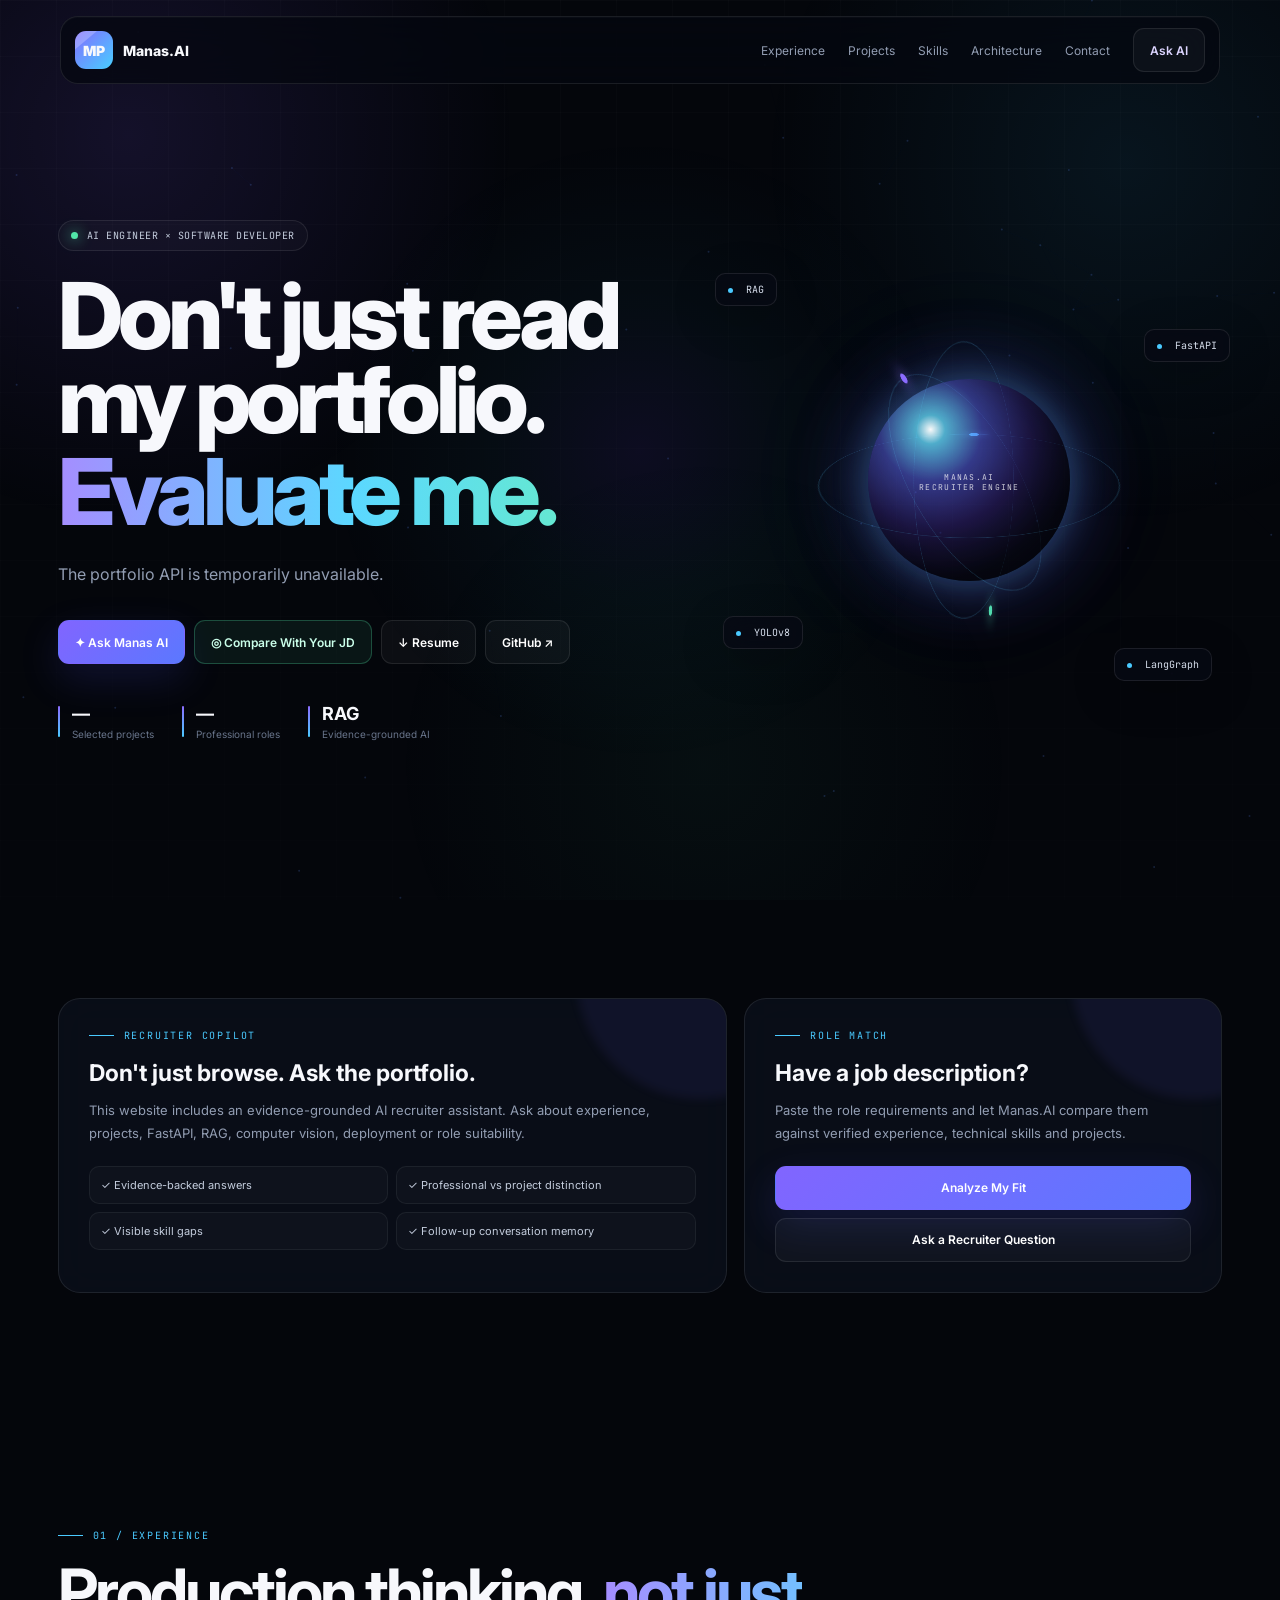
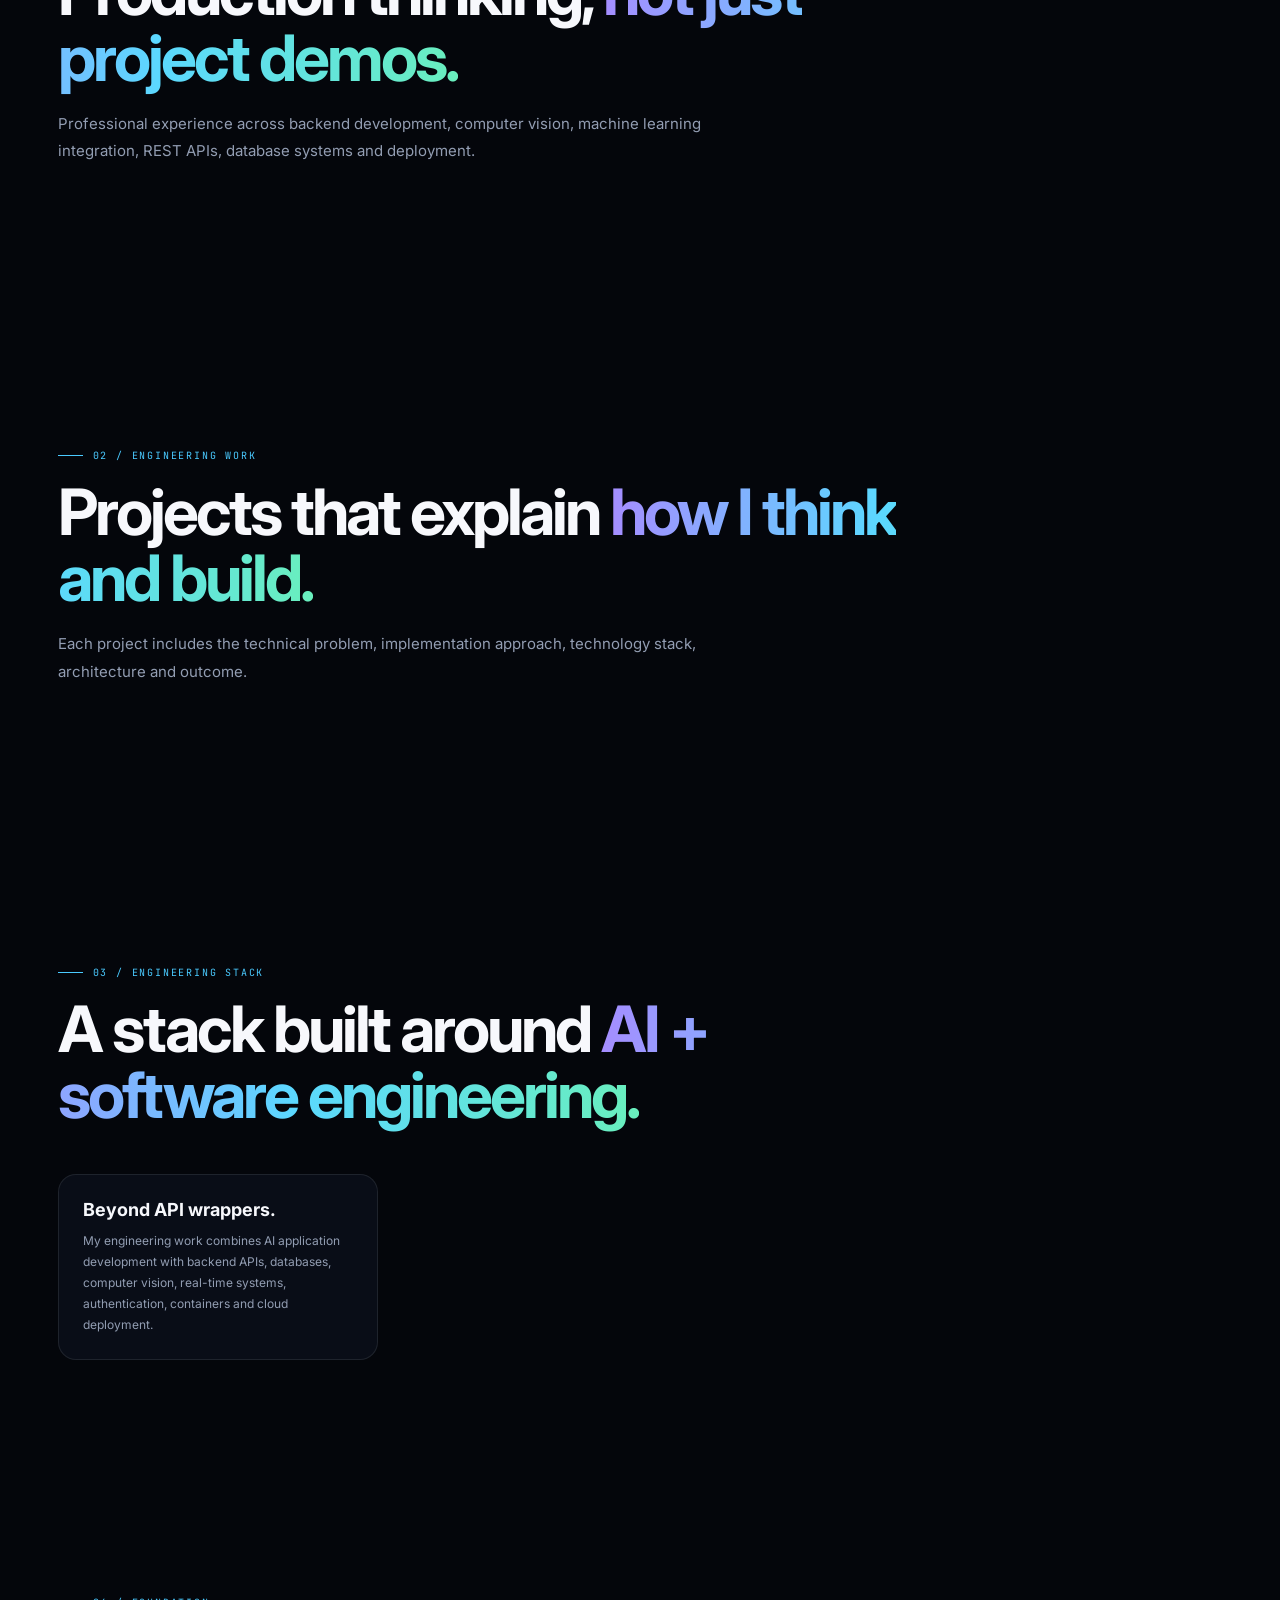
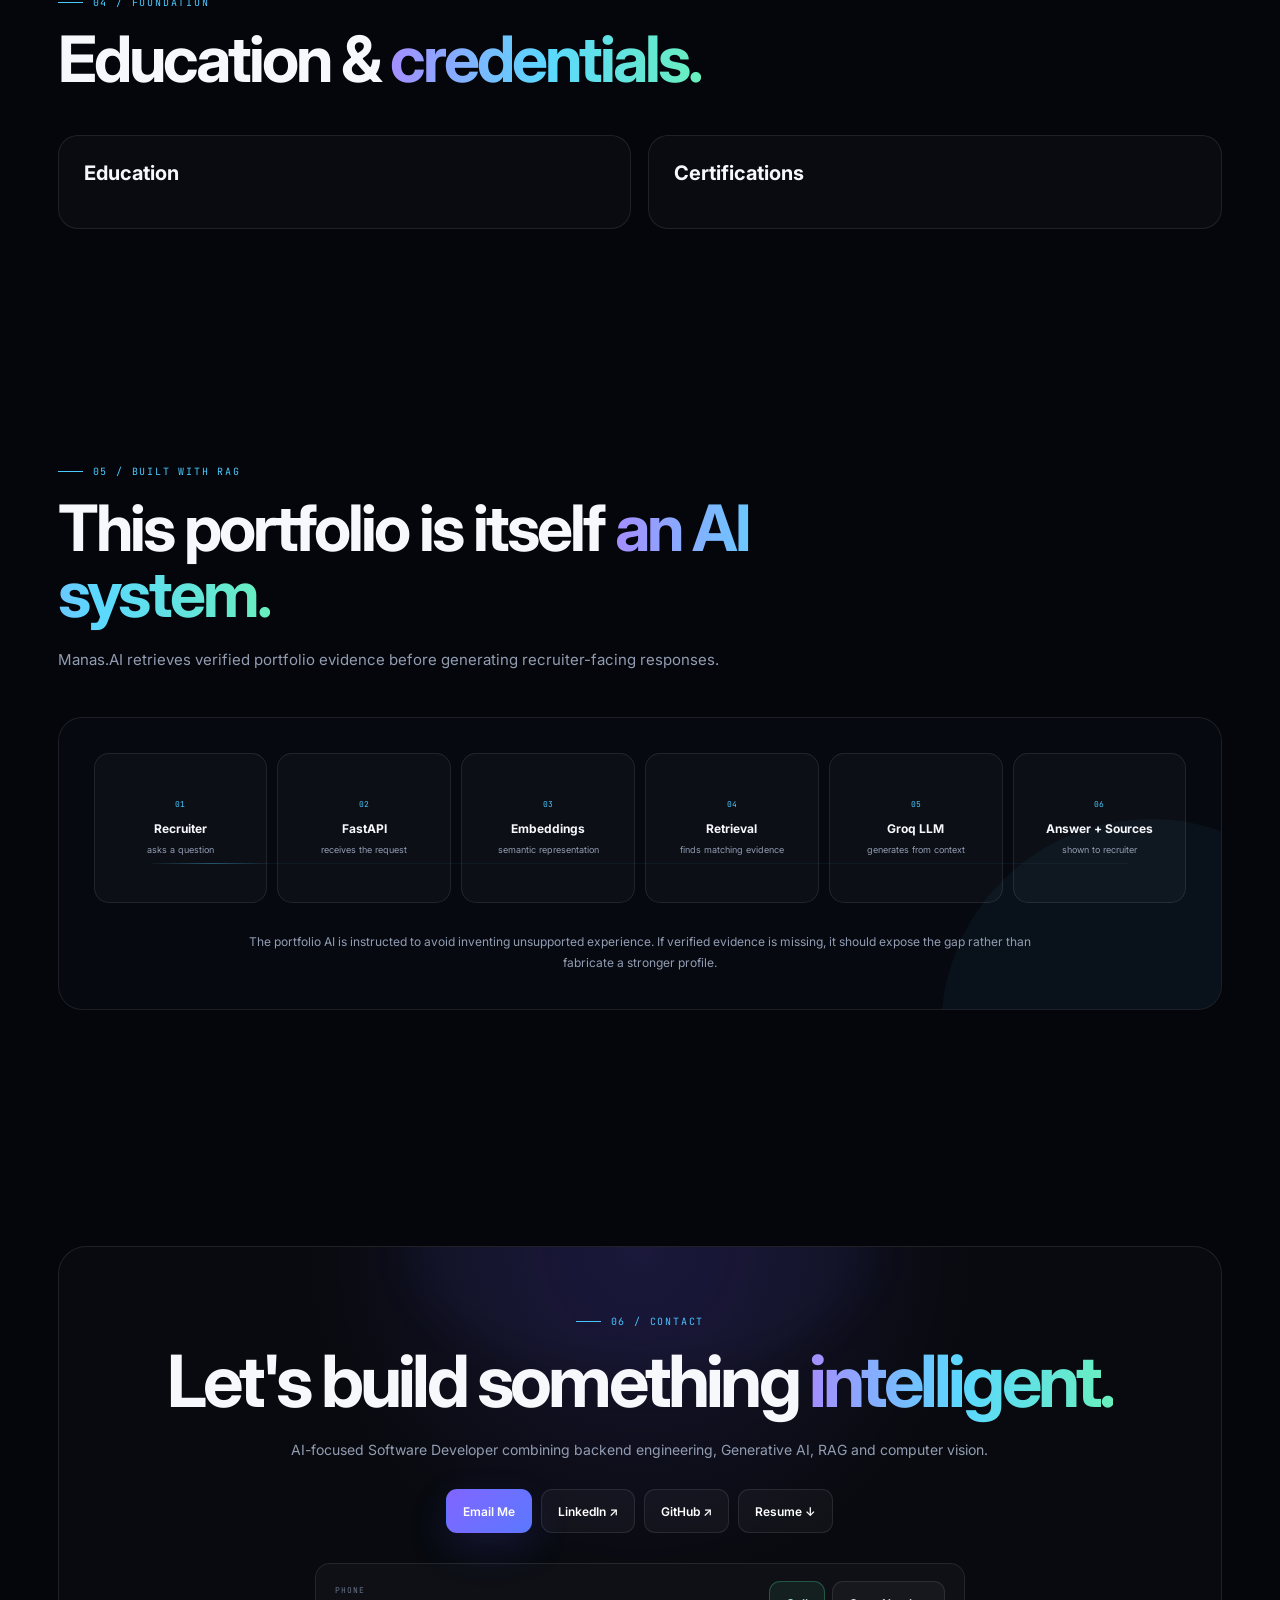
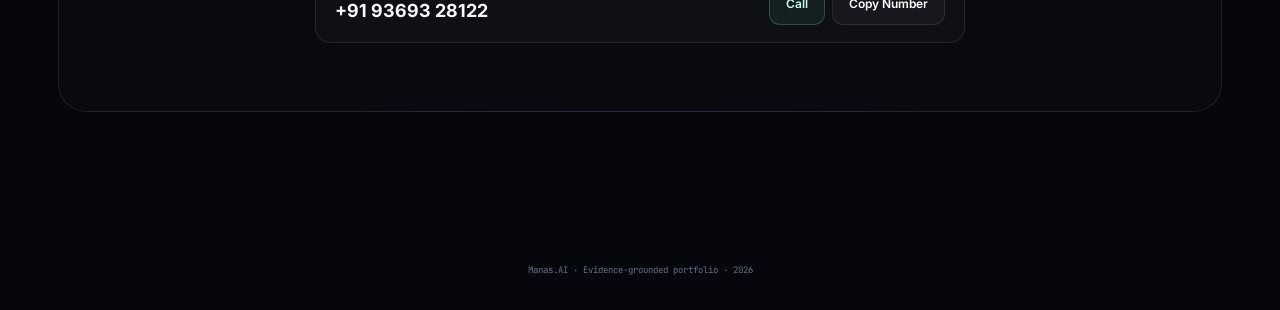
<file: frontend/index.html>
<!DOCTYPE html>
<html lang="en">

<head>

<meta charset="UTF-8">

<meta
name="viewport"
content="width=device-width, initial-scale=1.0"
>

<title>
Manas.AI | AI Engineer & Software Developer
</title>

<meta
name="description"
content="Interactive AI-powered portfolio of Manas Pandey — Generative AI, RAG, FastAPI, Python, Computer Vision and Full Stack Engineering."
>

<!-- =========================================================
     LINKEDIN / OPEN GRAPH / SOCIAL PREVIEW
========================================================= -->

<meta property="og:title"
content="Manas Pandey | Software Developer & GenAI Engineer">

<meta property="og:description"
content="Software Developer & GenAI Engineer specializing in Python, FastAPI, Generative AI, LLMs, RAG, Computer Vision and Full Stack Engineering.">

<meta property="og:type"
content="website">

<meta property="og:url"
content="https://manas-ai-portfolio.onrender.com/">

<meta property="og:site_name"
content="Manas.AI">

<meta property="og:image"
content="https://manas-ai-portfolio.onrender.com/portfolio-preview.png">

<meta property="og:image:secure_url"
content="https://manas-ai-portfolio.onrender.com/portfolio-preview.png">

<meta property="og:image:type"
content="image/png">

<meta property="og:image:width"
content="1200">

<meta property="og:image:height"
content="630">

<meta property="og:image:alt"
content="Manas Pandey AI Engineer and Software Developer Portfolio">

<!-- Twitter / X Preview -->
<meta name="twitter:card"
content="summary_large_image">

<meta name="twitter:title"
content="Manas Pandey | Software Developer & GenAI Engineer">

<meta name="twitter:description"
content="Python | FastAPI | Generative AI | LLMs | RAG | Computer Vision | Full Stack Engineering">

<meta name="twitter:image"
content="https://manas-ai-portfolio.onrender.com/portfolio-preview.png">

<!-- Canonical URL -->
<link rel="canonical"
href="https://manas-ai-portfolio.onrender.com/">

<link rel="preconnect" href="https://fonts.googleapis.com">

<link rel="preconnect" href="https://fonts.gstatic.com" crossorigin>

<link
href="https://fonts.googleapis.com/css2?family=Inter:wght@300;400;500;600;700;800;900&family=JetBrains+Mono:wght@400;500;600&display=swap"
rel="stylesheet"
>


<style>

/* =========================================================
   THEME
========================================================= */

:root{

    --bg:#04060b;
    --bg2:#070b14;

    --panel:
        rgba(12,17,29,.74);

    --panel-strong:
        rgba(13,18,31,.94);

    --line:
        rgba(255,255,255,.09);

    --line-strong:
        rgba(255,255,255,.16);

    --text:#f7f8fc;

    --muted:#929db2;

    --muted2:#68748a;

    --purple:#8b6cff;

    --blue:#4acaff;

    --cyan:#63e5ff;

    --green:#52e6a8;

    --danger:#ff6b82;

    --radius:22px;

}


*{

    box-sizing:border-box;

    margin:0;

    padding:0;

}


html{

    scroll-behavior:smooth;

}


body{

    min-height:100vh;

    font-family:
        Inter,
        sans-serif;

    background:
        var(--bg);

    color:
        var(--text);

    overflow-x:hidden;

}


body::before{

    content:"";

    position:fixed;

    inset:0;

    z-index:-10;

    pointer-events:none;

    background:

        radial-gradient(
            circle at 10% 15%,
            rgba(132,91,255,.13),
            transparent 28%
        ),

        radial-gradient(
            circle at 88% 18%,
            rgba(59,199,255,.08),
            transparent 27%
        ),

        radial-gradient(
            circle at 55% 85%,
            rgba(78,229,167,.045),
            transparent 30%
        );

}


body::after{

    content:"";

    position:fixed;

    inset:0;

    z-index:-9;

    pointer-events:none;

    background-image:

        linear-gradient(
            rgba(255,255,255,.018) 1px,
            transparent 1px
        ),

        linear-gradient(
            90deg,
            rgba(255,255,255,.018) 1px,
            transparent 1px
        );

    background-size:
        56px 56px;

    mask-image:
        linear-gradient(
            to bottom,
            rgba(0,0,0,.9),
            rgba(0,0,0,.35)
        );

}


a{

    color:inherit;

    text-decoration:none;

}


button,
input,
textarea{

    font:inherit;

}


button{

    cursor:pointer;

}


::selection{

    background:
        rgba(139,108,255,.35);

}


/* =========================================================
   BASE
========================================================= */

.container{

    width:
        min(1180px,91%);

    margin:auto;

}


.section{

    position:relative;

    padding:
        118px 0;

}


.gradient-text{

    background:

        linear-gradient(
            90deg,
            #a58dff,
            #5bd8ff,
            #69efbd
        );

    -webkit-background-clip:text;

    background-clip:text;

    color:transparent;

}


.section-kicker{

    display:flex;

    align-items:center;

    gap:10px;

    margin-bottom:17px;

    font:
        10px
        "JetBrains Mono",
        monospace;

    color:
        var(--blue);

    letter-spacing:.18em;

}


.section-kicker::before{

    content:"";

    width:25px;

    height:1px;

    background:
        var(--blue);

}


.section-title{

    max-width:880px;

    font-size:
        clamp(38px,5vw,65px);

    line-height:1.03;

    letter-spacing:
        -3px;

}


.section-subtitle{

    max-width:720px;

    margin-top:19px;

    color:
        var(--muted);

    font-size:15px;

    line-height:1.85;

}


.mono{

    font-family:
        "JetBrains Mono",
        monospace;

}


/* =========================================================
   BACKGROUND CANVAS
========================================================= */

#networkCanvas{

    position:fixed;

    inset:0;

    width:100%;

    height:100%;

    z-index:-7;

    opacity:.6;

    pointer-events:none;

}


#cursorGlow{

    position:fixed;

    width:650px;

    height:650px;

    left:50%;

    top:50%;

    z-index:-5;

    pointer-events:none;

    border-radius:50%;

    transform:
        translate(-50%,-50%);

    background:

        radial-gradient(
            circle,
            rgba(111,83,255,.09),
            rgba(65,206,255,.035) 32%,
            transparent 68%
        );

}


/* =========================================================
   NAVBAR
========================================================= */

.nav-shell{

    position:fixed;

    top:16px;

    left:50%;

    z-index:1000;

    transform:
        translateX(-50%);

    width:
        min(1160px,93%);

}


.navbar{

    display:flex;

    align-items:center;

    justify-content:space-between;

    gap:20px;

    padding:
        11px 14px;

    border:
        1px solid var(--line);

    border-radius:18px;

    background:
        rgba(5,8,16,.72);

    backdrop-filter:
        blur(24px);

    box-shadow:
        inset 0 1px 0
        rgba(255,255,255,.025);

}


.brand{

    display:flex;

    align-items:center;

    gap:10px;

    font-size:14px;

    font-weight:800;

}


.brand-mark{

    position:relative;

    display:grid;

    place-items:center;

    width:38px;

    height:38px;

    overflow:hidden;

    border-radius:11px;

    background:

        linear-gradient(
            135deg,
            #826cff,
            #48cfff
        );

    font-weight:900;

}


.brand-mark::before{

    content:"";

    position:absolute;

    width:55px;

    height:14px;

    background:
        rgba(255,255,255,.24);

    transform:
        rotate(-40deg)
        translateY(-20px);

    animation:
        logoShine 6s
        linear infinite;

}


@keyframes logoShine{

    0%{

        transform:
            rotate(-40deg)
            translateY(-45px);

    }

    28%,
    100%{

        transform:
            rotate(-40deg)
            translateY(55px);

    }

}


.navlinks{

    display:flex;

    align-items:center;

    gap:23px;

}


.navlinks a{

    color:
        var(--muted);

    font-size:12px;

    transition:.2s;

}


.navlinks a:hover{

    color:white;

}


.nav-cta{

    padding:
        9px 13px;

    border:
        1px solid
        rgba(139,108,255,.30);

    border-radius:9px;

    background:
        rgba(139,108,255,.10);

    color:#dcd5ff!important;

}


/* =========================================================
   BUTTON
========================================================= */

.btn{

    display:inline-flex;

    align-items:center;

    justify-content:center;

    gap:8px;

    min-height:44px;

    padding:
        11px 16px;

    border:
        1px solid var(--line);

    border-radius:11px;

    background:
        rgba(255,255,255,.035);

    color:white;

    font-size:12px;

    font-weight:600;

    transition:
        transform .2s,
        border-color .2s,
        background .2s;

}


.btn:hover{

    transform:
        translateY(-2px);

    border-color:
        var(--line-strong);

    background:
        rgba(255,255,255,.065);

}


.btn-primary{

    border-color:
        transparent;

    background:

        linear-gradient(
            135deg,
            #8165ff,
            #5b78ff
        );

    box-shadow:
        0 15px 40px
        rgba(89,87,255,.16);

}


.btn-primary:hover{

    background:

        linear-gradient(
            135deg,
            #9178ff,
            #6985ff
        );

}


.btn-green{

    border-color:
        rgba(82,230,168,.27);

    background:
        rgba(82,230,168,.07);

    color:
        #caffea;

}


/* =========================================================
   HERO
========================================================= */

.hero{

    position:relative;

    min-height:100vh;

    display:flex;

    align-items:center;

    padding:
        130px 0 70px;

}


.hero-grid{

    display:grid;

    grid-template-columns:
        minmax(0,1.08fr)
        minmax(360px,.92fr);

    gap:65px;

    align-items:center;

}


.hero-badge{

    display:inline-flex;

    align-items:center;

    gap:9px;

    margin-bottom:23px;

    padding:
        8px 12px;

    border:
        1px solid var(--line);

    border-radius:100px;

    background:
        rgba(255,255,255,.025);

    color:
        #c4cddd;

    font:
        10px
        "JetBrains Mono",
        monospace;

    letter-spacing:.05em;

}


.online-dot{

    width:7px;

    height:7px;

    border-radius:50%;

    background:
        var(--green);

    box-shadow:
        0 0 14px
        var(--green);

    animation:
        pulseDot 2s
        ease-in-out infinite;

}


@keyframes pulseDot{

    50%{

        opacity:.45;

        transform:
            scale(.75);

    }

}


.hero-title{

    max-width:720px;

    font-size:
        clamp(55px,7.2vw,99px);

    font-weight:800;

    line-height:.91;

    letter-spacing:
        -5px;

}


.hero-title .line2{

    display:block;

    margin-top:8px;

}


.hero-description{

    max-width:680px;

    margin-top:27px;

    color:
        var(--muted);

    font-size:
        16px;

    line-height:1.85;

}


.hero-actions{

    display:flex;

    flex-wrap:wrap;

    gap:9px;

    margin-top:30px;

}


.hero-meta{

    display:flex;

    flex-wrap:wrap;

    gap:28px;

    margin-top:39px;

}


.hero-meta-item{

    position:relative;

    padding-left:14px;

}


.hero-meta-item::before{

    content:"";

    position:absolute;

    top:3px;

    bottom:3px;

    left:0;

    width:2px;

    border-radius:5px;

    background:

        linear-gradient(
            var(--purple),
            var(--blue)
        );

}


.hero-meta strong{

    display:block;

    font-size:18px;

}


.hero-meta span{

    display:block;

    margin-top:4px;

    color:
        var(--muted2);

    font-size:10px;

}


/* =========================================================
   HERO 3D SCENE
========================================================= */

.ai-scene{

    position:relative;

    height:530px;

    display:grid;

    place-items:center;

    perspective:
        1200px;

}


.ai-core-wrap{

    position:relative;

    width:330px;

    height:330px;

    transform-style:
        preserve-3d;

    transition:
        transform .13s
        ease-out;

}


.core-glow{

    position:absolute;

    inset:45px;

    border-radius:50%;

    background:
        rgba(105,94,255,.11);

    filter:
        blur(34px);

}


.core-sphere{

    position:absolute;

    inset:64px;

    border-radius:50%;

    background:

        radial-gradient(
            circle at 31% 25%,
            rgba(255,255,255,.98),
            rgba(101,222,255,.77) 7%,
            rgba(98,109,255,.48) 25%,
            rgba(97,61,217,.27) 48%,
            rgba(9,13,30,.10) 73%
        );

    box-shadow:

        inset -32px -35px 70px
        rgba(0,0,0,.55),

        0 0 35px
        rgba(87,194,255,.32),

        0 0 90px
        rgba(116,87,255,.20),

        0 0 170px
        rgba(82,194,255,.07);

    animation:
        sphereBreath 5s
        ease-in-out infinite;

}


@keyframes sphereBreath{

    50%{

        transform:
            scale(1.035);

        filter:
            brightness(1.1);

    }

}


.orbit{

    position:absolute;

    inset:15px;

    border:
        1px solid
        rgba(85,202,255,.21);

    border-radius:50%;

    transform-style:
        preserve-3d;

}


.orbit-a{

    transform:
        rotateX(70deg);

    animation:
        orbitA 11s
        linear infinite;

}


.orbit-b{

    inset:27px;

    transform:
        rotateY(69deg)
        rotateZ(26deg);

    animation:
        orbitB 14s
        linear infinite;

}


.orbit-c{

    inset:44px;

    transform:
        rotateX(46deg)
        rotateY(51deg);

    animation:
        orbitC 17s
        linear infinite;

}


@keyframes orbitA{

    to{

        transform:
            rotateX(70deg)
            rotateZ(360deg);

    }

}


@keyframes orbitB{

    to{

        transform:
            rotateY(69deg)
            rotateZ(386deg);

    }

}


@keyframes orbitC{

    to{

        transform:
            rotateX(406deg)
            rotateY(51deg);

    }

}


.orbit-particle{

    position:absolute;

    width:11px;

    height:11px;

    border-radius:50%;

    background:
        var(--blue);

    box-shadow:
        0 0 19px
        var(--blue);

}


.orbit-a .orbit-particle{

    top:-5px;

    left:50%;

}


.orbit-b .orbit-particle{

    right:15px;

    bottom:36px;

    background:
        var(--green);

    box-shadow:
        0 0 19px
        var(--green);

}


.orbit-c .orbit-particle{

    left:12px;

    top:52px;

    background:
        var(--purple);

    box-shadow:
        0 0 19px
        var(--purple);

}


.tech-float{

    position:absolute;

    z-index:5;

    padding:
        9px 12px;

    border:
        1px solid var(--line);

    border-radius:10px;

    background:
        rgba(7,10,20,.78);

    backdrop-filter:
        blur(14px);

    font:
        10px
        "JetBrains Mono",
        monospace;

    color:#d7dfed;

    box-shadow:
        0 12px 45px
        rgba(0,0,0,.22);

    animation:
        floatTech 4s
        ease-in-out infinite;

}


.tech-float::before{

    content:"";

    display:inline-block;

    width:5px;

    height:5px;

    margin-right:7px;

    border-radius:50%;

    background:
        var(--blue);

}


.tech-1{

    top:58px;

    left:-1px;

}


.tech-2{

    top:114px;

    right:-8px;

    animation-delay:-1s;

}


.tech-3{

    bottom:96px;

    left:7px;

    animation-delay:-2s;

}


.tech-4{

    right:10px;

    bottom:64px;

    animation-delay:-3s;

}


@keyframes floatTech{

    50%{

        transform:
            translateY(-10px);

    }

}


.core-center-label{

    position:absolute;

    inset:0;

    z-index:8;

    display:grid;

    place-items:center;

    pointer-events:none;

}


.core-center-label div{

    margin-top:3px;

    text-align:center;

    font:
        8px
        "JetBrains Mono",
        monospace;

    letter-spacing:.16em;

    color:
        rgba(255,255,255,.76);

}


/* =========================================================
   RECRUITER STRIP
========================================================= */

.recruiter-strip{

    display:grid;

    grid-template-columns:
        1.4fr
        1fr;

    gap:17px;

    margin-top:-20px;

}


.recruiter-panel{

    position:relative;

    overflow:hidden;

    padding:30px;

    border:
        1px solid var(--line);

    border-radius:
        var(--radius);

    background:
        var(--panel);

    backdrop-filter:
        blur(18px);

}


.recruiter-panel::before{

    content:"";

    position:absolute;

    width:250px;

    height:250px;

    right:-100px;

    top:-150px;

    border-radius:50%;

    background:
        rgba(119,89,255,.08);

    filter:
        blur(5px);

}


.recruiter-panel h3{

    position:relative;

    z-index:1;

    font-size:23px;

    margin-bottom:12px;

}


.recruiter-panel p{

    position:relative;

    z-index:1;

    color:
        var(--muted);

    font-size:13px;

    line-height:1.8;

}


.recruiter-points{

    position:relative;

    z-index:1;

    display:grid;

    grid-template-columns:
        1fr 1fr;

    gap:8px;

    margin-top:20px;

}


.recruiter-point{

    padding:11px;

    border:
        1px solid
        rgba(255,255,255,.06);

    border-radius:10px;

    background:
        rgba(255,255,255,.022);

    color:#c4cddd;

    font-size:11px;

}


/* =========================================================
   EXPERIENCE
========================================================= */

.timeline{

    position:relative;

    margin-top:48px;

}


.timeline::before{

    content:"";

    position:absolute;

    left:16px;

    top:10px;

    bottom:10px;

    width:1px;

    background:

        linear-gradient(
            to bottom,
            var(--purple),
            rgba(74,202,255,.45),
            transparent
        );

}


.exp-row{

    position:relative;

    display:grid;

    grid-template-columns:
        190px 1fr;

    gap:30px;

    margin-bottom:17px;

    padding-left:52px;

}


.exp-dot{

    position:absolute;

    left:10px;

    top:27px;

    width:13px;

    height:13px;

    border:
        3px solid
        #070a12;

    border-radius:50%;

    background:
        var(--blue);

    box-shadow:
        0 0 0 1px
        rgba(75,208,255,.4),
        0 0 16px
        rgba(75,208,255,.38);

}


.exp-period{

    padding-top:24px;

    font:
        10px
        "JetBrains Mono",
        monospace;

    color:
        var(--blue);

    line-height:1.7;

}


.exp-card{

    padding:25px;

    border:
        1px solid var(--line);

    border-radius:18px;

    background:
        rgba(255,255,255,.025);

    transition:.25s;

}


.exp-card:hover{

    transform:
        translateX(5px);

    border-color:
        rgba(74,202,255,.21);

}


.exp-card h3{

    font-size:21px;

}


.exp-company{

    margin-top:6px;

    color:
        #c1cada;

    font-size:12px;

}


.exp-description{

    margin-top:13px;

    color:
        var(--muted);

    font-size:13px;

    line-height:1.75;

}


/* =========================================================
   TAGS
========================================================= */

.tags{

    display:flex;

    flex-wrap:wrap;

    gap:6px;

    margin-top:16px;

}


.tag{

    padding:
        5px 8px;

    border:
        1px solid
        rgba(255,255,255,.07);

    border-radius:7px;

    background:
        rgba(255,255,255,.023);

    font:
        9px
        "JetBrains Mono",
        monospace;

    color:
        #b7c0d1;

}


/* =========================================================
   PROJECTS / 3D TILT
========================================================= */

.projects-grid{

    display:grid;

    grid-template-columns:
        repeat(2,minmax(0,1fr));

    gap:18px;

    margin-top:45px;

    perspective:
        1300px;

}


.project-card{

    position:relative;

    min-height:330px;

    display:flex;

    flex-direction:column;

    overflow:hidden;

    padding:27px;

    border:
        1px solid var(--line);

    border-radius:
        var(--radius);

    background:

        linear-gradient(
            145deg,
            rgba(255,255,255,.039),
            rgba(255,255,255,.017)
        );

    transform-style:
        preserve-3d;

    transition:
        border-color .2s,
        box-shadow .2s,
        transform .12s;

}


.project-card::before{

    content:"";

    position:absolute;

    width:180px;

    height:180px;

    right:-90px;

    bottom:-110px;

    border-radius:50%;

    background:
        rgba(68,202,255,.045);

    pointer-events:none;

}


.project-card:hover{

    border-color:
        rgba(74,202,255,.27);

    box-shadow:
        0 24px 65px
        rgba(0,0,0,.22);

}


.project-index{

    position:absolute;

    right:20px;

    top:14px;

    font:
        32px
        "JetBrains Mono",
        monospace;

    color:
        rgba(255,255,255,.055);

}


.project-category{

    margin-bottom:19px;

    font:
        9px
        "JetBrains Mono",
        monospace;

    color:
        var(--blue);

    letter-spacing:.10em;

    text-transform:uppercase;

}


.project-card h3{

    max-width:78%;

    font-size:22px;

    letter-spacing:-.6px;

}


.project-short{

    margin-top:12px;

    color:
        var(--muted);

    font-size:12px;

    line-height:1.75;

}


.project-result{

    margin-top:14px;

    padding-left:11px;

    border-left:
        2px solid
        rgba(82,230,168,.8);

    color:
        #c5d1d3;

    font-size:11px;

    line-height:1.65;

}


.project-footer{

    margin-top:auto;

    padding-top:20px;

}


.project-actions{

    display:flex;

    flex-wrap:wrap;

    gap:7px;

    margin-top:17px;

}


.project-actions .btn{

    min-height:38px;

    padding:
        8px 12px;

    font-size:10px;

}


/* =========================================================
   SKILLS
========================================================= */

.skills-layout{

    display:grid;

    grid-template-columns:
        320px 1fr;

    gap:30px;

    margin-top:46px;

}


.skills-intro-card{

    position:sticky;

    top:100px;

    height:max-content;

    padding:24px;

    border:
        1px solid var(--line);

    border-radius:18px;

    background:
        var(--panel);

}


.skills-intro-card strong{

    display:block;

    font-size:18px;

    margin-bottom:10px;

}


.skills-intro-card p{

    color:
        var(--muted);

    font-size:12px;

    line-height:1.75;

}


.skills-grid{

    display:grid;

    grid-template-columns:
        repeat(3,minmax(0,1fr));

    gap:10px;

}


.skill-card{

    padding:18px;

    border:
        1px solid var(--line);

    border-radius:14px;

    background:
        rgba(255,255,255,.024);

    transition:.22s;

}


.skill-card:hover{

    transform:
        translateY(-4px);

    border-color:
        rgba(139,108,255,.28);

}


.skill-category{

    margin-bottom:8px;

    color:
        var(--blue);

    font:
        8px
        "JetBrains Mono",
        monospace;

    text-transform:uppercase;

    letter-spacing:.1em;

}


.skill-card strong{

    font-size:13px;

}


.skill-card p{

    margin-top:7px;

    color:
        var(--muted);

    font-size:10px;

    line-height:1.55;

}


/* =========================================================
   FOUNDATION
========================================================= */

.foundation-grid{

    display:grid;

    grid-template-columns:
        1fr 1fr;

    gap:17px;

    margin-top:43px;

}


.foundation-panel{

    padding:25px;

    border:
        1px solid var(--line);

    border-radius:20px;

    background:
        rgba(255,255,255,.024);

}


.foundation-panel h3{

    font-size:20px;

    margin-bottom:18px;

}


.foundation-list{

    display:grid;

    gap:10px;

}


.foundation-item{

    padding:14px;

    border:
        1px solid
        rgba(255,255,255,.06);

    border-radius:11px;

    background:
        rgba(255,255,255,.02);

}


.foundation-item strong{

    font-size:12px;

}


.foundation-item p{

    margin-top:5px;

    color:
        var(--muted);

    font-size:10px;

    line-height:1.55;

}


/* =========================================================
   RAG ARCHITECTURE
========================================================= */

.rag-shell{

    position:relative;

    overflow:hidden;

    margin-top:43px;

    padding:35px;

    border:
        1px solid var(--line);

    border-radius:24px;

    background:
        rgba(8,12,21,.64);

}


.rag-shell::before{

    content:"";

    position:absolute;

    inset:auto -140px -230px auto;

    width:420px;

    height:420px;

    border-radius:50%;

    background:
        rgba(75,201,255,.045);

}


.rag-flow{

    position:relative;

    z-index:1;

    display:grid;

    grid-template-columns:
        repeat(6,1fr);

    align-items:center;

    gap:10px;

}


.rag-node{

    position:relative;

    min-height:150px;

    display:flex;

    flex-direction:column;

    align-items:center;

    justify-content:center;

    text-align:center;

    padding:15px 10px;

    border:
        1px solid var(--line);

    border-radius:15px;

    background:
        rgba(255,255,255,.026);

    transition:.25s;

}


.rag-node:hover{

    transform:
        translateY(-5px);

    border-color:
        rgba(75,201,255,.26);

}


.rag-step{

    color:
        var(--blue);

    font:
        8px
        "JetBrains Mono",
        monospace;

    margin-bottom:12px;

}


.rag-node strong{

    font-size:12px;

}


.rag-node small{

    margin-top:7px;

    color:
        var(--muted);

    font-size:9px;

    line-height:1.45;

}


.rag-line{

    position:absolute;

    z-index:-1;

    top:50%;

    left:8%;

    right:8%;

    height:1px;

    overflow:hidden;

    background:
        rgba(76,203,255,.15);

}


.rag-line::after{

    content:"";

    position:absolute;

    width:120px;

    height:100%;

    background:

        linear-gradient(
            90deg,
            transparent,
            var(--blue),
            transparent
        );

    animation:
        flowLine 4s
        linear infinite;

}


@keyframes flowLine{

    from{
        left:-130px;
    }

    to{
        left:100%;
    }

}


.rag-note{

    position:relative;

    z-index:1;

    max-width:800px;

    margin:
        28px auto 0;

    text-align:center;

    color:
        var(--muted);

    font-size:12px;

    line-height:1.8;

}


/* =========================================================
   CONTACT
========================================================= */

.contact-shell{

    position:relative;

    overflow:hidden;

    padding:
        68px 34px;

    border:
        1px solid var(--line);

    border-radius:28px;

    text-align:center;

    background:

        radial-gradient(
            circle at 50% 0%,
            rgba(121,89,255,.14),
            transparent 45%
        ),

        rgba(255,255,255,.018);

}


.contact-shell::before{

    content:"";

    position:absolute;

    top:-120px;

    left:50%;

    width:460px;

    height:250px;

    transform:
        translateX(-50%);

    border-radius:50%;

    background:
        rgba(90,92,255,.06);

    filter:
        blur(20px);

}


.contact-title{

    position:relative;

    z-index:1;

    font-size:
        clamp(44px,6vw,72px);

    letter-spacing:
        -3.8px;

    line-height:1;

}


.contact-text{

    position:relative;

    z-index:1;

    max-width:700px;

    margin:
        20px auto 27px;

    color:
        var(--muted);

    font-size:14px;

    line-height:1.8;

}


.contact-actions{

    position:relative;

    z-index:1;

    display:flex;

    flex-wrap:wrap;

    justify-content:center;

    gap:9px;

}


.phone-card{

    position:relative;

    z-index:1;

    max-width:650px;

    margin:
        30px auto 0;

    display:flex;

    align-items:center;

    justify-content:space-between;

    gap:20px;

    padding:
        17px 19px;

    text-align:left;

    border:
        1px solid var(--line);

    border-radius:15px;

    background:
        rgba(255,255,255,.028);

}


.phone-label{

    display:block;

    margin-bottom:5px;

    color:
        var(--muted2);

    font:
        8px
        "JetBrains Mono",
        monospace;

    letter-spacing:.14em;

}


.phone-number{

    font-size:18px;

    font-weight:700;

}


.phone-actions{

    display:flex;

    gap:7px;

}


/* =========================================================
   MODALS
========================================================= */

.overlay{

    position:fixed;

    inset:0;

    z-index:3000;

    display:none;

    align-items:center;

    justify-content:center;

    padding:20px;

    background:
        rgba(2,4,9,.77);

    backdrop-filter:
        blur(11px);

}


.overlay.open{

    display:flex;

}


.modal{

    width:
        min(900px,96vw);

    max-height:
        88vh;

    overflow-y:auto;

    border:
        1px solid var(--line);

    border-radius:22px;

    background:
        #090d17;

    box-shadow:
        0 35px 100px
        rgba(0,0,0,.42);

}


.modal-header{

    position:sticky;

    top:0;

    z-index:5;

    display:flex;

    align-items:center;

    justify-content:space-between;

    gap:15px;

    padding:
        19px 21px;

    border-bottom:
        1px solid var(--line);

    background:
        rgba(9,13,23,.96);

    backdrop-filter:
        blur(16px);

}


.modal-body{

    padding:22px;

}


.modal-close{

    width:38px;

    height:38px;

    border:
        1px solid var(--line);

    border-radius:10px;

    background:
        rgba(255,255,255,.03);

    color:white;

}


/* =========================================================
   CHAT
========================================================= */

.ai-title{

    display:flex;

    align-items:center;

    gap:10px;

}


.ai-title-dot{

    width:9px;

    height:9px;

    border-radius:50%;

    background:
        var(--green);

    box-shadow:
        0 0 15px
        var(--green);

}


.ai-title h3{

    font-size:16px;

}


.ai-title small{

    display:block;

    margin-top:3px;

    color:
        var(--muted);

    font-size:9px;

}


.ai-intro{

    display:flex;

    gap:13px;

    padding:16px;

    border:
        1px solid
        rgba(255,255,255,.07);

    border-radius:13px;

    background:

        linear-gradient(
            135deg,
            rgba(139,108,255,.08),
            rgba(74,202,255,.025)
        );

}


.ai-avatar{

    flex:0 0 36px;

    height:36px;

    display:grid;

    place-items:center;

    border-radius:10px;

    background:

        linear-gradient(
            135deg,
            var(--purple),
            var(--blue)
        );

    font-size:9px;

    font-weight:800;

}


.ai-intro p{

    margin-top:4px;

    color:
        var(--muted);

    font-size:11px;

    line-height:1.6;

}


.prompt-row{

    display:flex;

    flex-wrap:wrap;

    gap:6px;

    margin:
        17px 0;

}


.prompt-chip{

    padding:
        7px 10px;

    border:
        1px solid var(--line);

    border-radius:100px;

    background:
        rgba(255,255,255,.025);

    color:
        #c5cedd;

    font-size:9px;

}


.chat{

    max-height:360px;

    overflow-y:auto;

    display:flex;

    flex-direction:column;

    gap:12px;

    padding-right:5px;

}


.chat-message{

    display:flex;

    align-items:flex-start;

    gap:9px;

}


.chat-message.user{

    flex-direction:
        row-reverse;

}


.chat-avatar{

    flex:0 0 31px;

    height:31px;

    display:grid;

    place-items:center;

    border-radius:9px;

    background:

        linear-gradient(
            135deg,
            var(--purple),
            var(--blue)
        );

    font-size:8px;

    font-weight:800;

}


.chat-message.user
.chat-avatar{

    background:
        rgba(255,255,255,.08);

}


.chat-content{

    max-width:83%;

    padding:
        12px 14px;

    border:
        1px solid
        rgba(255,255,255,.065);

    border-radius:
        5px 14px 14px 14px;

    background:
        rgba(255,255,255,.04);

    color:
        #d7dfeb;

    font-size:12px;

    line-height:1.7;

}


.chat-message.user
.chat-content{

    border-radius:
        14px 5px 14px 14px;

    background:
        rgba(139,108,255,.12);

}


.chat-content p{

    margin-bottom:7px;

}


.chat-content ul{

    margin:
        6px 0 7px 18px;

}


.ai-sources{

    margin-top:11px;

    padding-top:10px;

    border-top:
        1px solid
        rgba(255,255,255,.06);

}


.ai-source-title{

    margin-bottom:6px;

    color:
        var(--green);

    font:
        8px
        "JetBrains Mono",
        monospace;

    letter-spacing:.11em;

}


.ai-source{

    margin-top:5px;

    padding:7px;

    border:
        1px solid
        rgba(255,255,255,.045);

    border-radius:7px;

    background:
        rgba(255,255,255,.018);

    color:
        #aab5c7;

    font-size:9px;

}


.thinking{

    display:none;

    align-items:center;

    gap:4px;

    margin:
        12px 0 4px 40px;

    color:
        var(--muted);

    font-size:9px;

}


.thinking i{

    width:5px;

    height:5px;

    border-radius:50%;

    background:
        var(--blue);

    animation:
        thinkingDot 1.2s
        ease-in-out infinite;

}


.thinking i:nth-child(2){
    animation-delay:.15s;
}

.thinking i:nth-child(3){
    animation-delay:.3s;
}


@keyframes thinkingDot{

    0%,
    80%,
    100%{

        opacity:.3;

        transform:
            scale(.65);

    }

    40%{

        opacity:1;

        transform:
            scale(1);

    }

}


.chat-input{

    display:flex;

    gap:7px;

    margin-top:15px;

    padding:7px;

    border:
        1px solid var(--line);

    border-radius:13px;

    background:#060912;

}


.chat-input input{

    flex:1;

    min-width:0;

    padding:
        9px 10px;

    border:0;

    outline:0;

    background:
        transparent;

    color:white;

}


.chat-input button{

    padding:
        9px 14px;

    border:0;

    border-radius:8px;

    background:

        linear-gradient(
            135deg,
            var(--purple),
            #5677ff
        );

    color:white;

    font-weight:600;

}


.ai-disclaimer{

    margin-top:9px;

    text-align:center;

    color:#576176;

    font-size:8px;

}


/* =========================================================
   JD ANALYZER
========================================================= */

.jd-input{

    width:100%;

    min-height:240px;

    resize:vertical;

    padding:14px;

    border:
        1px solid var(--line);

    border-radius:12px;

    outline:0;

    background:#060912;

    color:white;

    line-height:1.7;

}


.jd-result{

    display:none;

    margin-top:18px;

    padding:17px;

    border:
        1px solid var(--line);

    border-radius:13px;

    background:
        rgba(255,255,255,.03);

    color:#d6deea;

    font-size:12px;

    line-height:1.75;

}


/* =========================================================
   PROJECT DETAIL
========================================================= */

.detail-section{

    margin-top:24px;

}


.detail-label{

    margin-bottom:9px;

    color:
        var(--blue);

    font:
        9px
        "JetBrains Mono",
        monospace;

    letter-spacing:.14em;

}


.detail-copy{

    color:
        #c3ccda;

    font-size:12px;

    line-height:1.82;

}


.architecture-flow{

    display:grid;

    gap:7px;

}


.arch-step{

    display:flex;

    align-items:center;

    gap:12px;

    padding:12px;

    border:
        1px solid
        rgba(255,255,255,.065);

    border-radius:10px;

    background:
        rgba(255,255,255,.025);

}


.arch-number{

    flex:0 0 32px;

    height:32px;

    display:grid;

    place-items:center;

    border-radius:8px;

    background:
        rgba(139,108,255,.10);

    color:
        #c3b9ff;

    font:
        9px
        "JetBrains Mono",
        monospace;

}


.arch-arrow{

    text-align:center;

    color:
        #68748b;

}


/* =========================================================
   REVEAL
========================================================= */

.reveal{

    opacity:0;

    transform:
        translateY(25px);

    transition:
        opacity .7s ease,
        transform .7s ease;

}


.reveal.visible{

    opacity:1;

    transform:none;

}


footer{

    padding:
        34px 20px;

    text-align:center;

    color:
        #657086;

    font:
        9px
        "JetBrains Mono",
        monospace;

}


/* =========================================================
   MOBILE
========================================================= */

@media(max-width:1000px){

    .hero-grid{

        grid-template-columns:1fr;

    }

    .ai-scene{

        height:430px;

    }

    .recruiter-strip{

        grid-template-columns:1fr;

    }

    .skills-layout{

        grid-template-columns:1fr;

    }

    .skills-intro-card{

        position:static;

    }

    .rag-flow{

        grid-template-columns:
            repeat(3,1fr);

    }

    .rag-line{

        display:none;

    }

}


@media(max-width:820px){

    .projects-grid{

        grid-template-columns:1fr;

    }

    .skills-grid{

        grid-template-columns:
            repeat(2,1fr);

    }

    .foundation-grid{

        grid-template-columns:1fr;

    }

    .exp-row{

        grid-template-columns:1fr;

        gap:8px;

    }

    .exp-period{

        padding-top:0;

    }

}


@media(max-width:650px){

    .navlinks{

        display:none;

    }

    .navbar{

        padding:
            10px 12px;

    }

    .hero{

        padding-top:
            115px;

    }

    .hero-title{

        font-size:
            53px;

        letter-spacing:
            -3px;

    }

    .hero-actions
    .btn{

        flex:
            1 1 calc(50% - 5px);

    }

    .ai-scene{

        height:370px;

        transform:
            scale(.85);

        margin:
            -10px 0;

    }

    .recruiter-points{

        grid-template-columns:1fr;

    }

    .section{

        padding:
            82px 0;

    }

    .section-title{

        letter-spacing:
            -2px;

    }

    .skills-grid{

        grid-template-columns:
            1fr 1fr;

    }

    .rag-shell{

        padding:
            22px 15px;

    }

    .rag-flow{

        grid-template-columns:
            1fr 1fr;

    }

    .phone-card{

        align-items:flex-start;

        flex-direction:column;

    }

    .phone-actions{

        width:100%;

    }

    .phone-actions .btn{

        flex:1;

    }

    .contact-shell{

        padding:
            52px 20px;

    }

    .contact-title{

        letter-spacing:
            -2.5px;

    }

    .chat-content{

        max-width:90%;

    }

}


@media(prefers-reduced-motion:reduce){

    *{

        animation-duration:
            .01ms!important;

        animation-iteration-count:
            1!important;

        scroll-behavior:auto!important;

    }

}

</style>

</head>


<body>


<canvas id="networkCanvas"></canvas>

<div id="cursorGlow"></div>


<!-- ======================================================
NAV
====================================================== -->

<div class="nav-shell">

<nav class="navbar">

<a
href="#home"
class="brand"
>

<span class="brand-mark">
MP
</span>

<span id="navSiteName">
Manas.AI
</span>

</a>


<div class="navlinks">

<a href="#experience">
Experience
</a>

<a href="#projects">
Projects
</a>

<a href="#skills">
Skills
</a>

<a href="#architecture">
Architecture
</a>

<a href="#contact">
Contact
</a>

<button
class="btn nav-cta"
onclick="openModal('copilotModal')"
>
Ask AI
</button>

</div>

</nav>

</div>


<!-- ======================================================
HERO
====================================================== -->

<header
class="hero"
id="home"
>

<div class="container hero-grid">


<div>


<div
class="hero-badge reveal"
>

<span class="online-dot"></span>

<span id="heroBadge">

AI ENGINEER × SOFTWARE DEVELOPER

</span>

</div>


<h1 class="hero-title reveal">

<span id="heroTitle">

Don't just read my portfolio.

</span>

<span
class="line2 gradient-text"
id="heroHighlight"
>

Evaluate me.

</span>

</h1>


<p
class="hero-description reveal"
id="heroDescription"
>

Loading portfolio profile...

</p>


<div class="hero-actions reveal">


<button
class="btn btn-primary"
onclick="openModal('copilotModal')"
>

✦ Ask Manas AI

</button>


<button
class="btn btn-green"
onclick="openModal('jdModal')"
>

◎ Compare With Your JD

</button>


<a
class="btn"
id="resumeButton"
href="#"
download="Manas_Pandey_Resume.pdf"
>

↓ Resume

</a>


<a
class="btn"
href="https://github.com/manas2206"
target="_blank"
rel="noopener noreferrer"
>

GitHub ↗

</a>


</div>


<div class="hero-meta reveal">


<div class="hero-meta-item">

<strong id="projectCount">
—
</strong>

<span>
Selected projects
</span>

</div>


<div class="hero-meta-item">

<strong id="experienceCount">
—
</strong>

<span>
Professional roles
</span>

</div>


<div class="hero-meta-item">

<strong>
RAG
</strong>

<span>
Evidence-grounded AI
</span>

</div>


</div>


</div>


<!-- 3D SCENE -->

<div class="ai-scene reveal">


<div class="tech-float tech-1">

RAG

</div>


<div class="tech-float tech-2">

FastAPI

</div>


<div class="tech-float tech-3">

YOLOv8

</div>


<div class="tech-float tech-4">

LangGraph

</div>


<div
class="ai-core-wrap"
id="aiCore"
>


<div class="core-glow"></div>


<div class="orbit orbit-a">

<div class="orbit-particle"></div>

</div>


<div class="orbit orbit-b">

<div class="orbit-particle"></div>

</div>


<div class="orbit orbit-c">

<div class="orbit-particle"></div>

</div>


<div class="core-sphere"></div>


<div class="core-center-label">

<div>

MANAS.AI

<br>

RECRUITER ENGINE

</div>

</div>


</div>


</div>


</div>

</header>


<!-- ======================================================
RECRUITER EXPERIENCE
====================================================== -->

<section class="section">

<div class="container">


<div class="recruiter-strip">


<div class="recruiter-panel reveal">

<div class="section-kicker">

RECRUITER COPILOT

</div>

<h3>

Don't just browse.
Ask the portfolio.

</h3>

<p>

This website includes an evidence-grounded AI recruiter assistant.
Ask about experience, projects, FastAPI, RAG, computer vision,
deployment or role suitability.

</p>


<div class="recruiter-points">

<div class="recruiter-point">
✓ Evidence-backed answers
</div>

<div class="recruiter-point">
✓ Professional vs project distinction
</div>

<div class="recruiter-point">
✓ Visible skill gaps
</div>

<div class="recruiter-point">
✓ Follow-up conversation memory
</div>

</div>

</div>


<div class="recruiter-panel reveal">

<div class="section-kicker">

ROLE MATCH

</div>

<h3>

Have a job description?

</h3>

<p>

Paste the role requirements and let Manas.AI compare them against
verified experience, technical skills and projects.

</p>


<div
style="
display:grid;
gap:8px;
margin-top:20px;
"
>

<button
class="btn btn-primary"
onclick="openModal('jdModal')"
>

Analyze My Fit

</button>

<button
class="btn"
onclick="openModal('copilotModal')"
>

Ask a Recruiter Question

</button>

</div>

</div>


</div>


</div>

</section>


<!-- ======================================================
EXPERIENCE
====================================================== -->

<section
class="section"
id="experience"
>

<div class="container">


<div class="section-kicker reveal">

01 / EXPERIENCE

</div>


<h2 class="section-title reveal">

Production thinking,

<span class="gradient-text">

not just project demos.

</span>

</h2>


<p class="section-subtitle reveal">

Professional experience across backend development,
computer vision, machine learning integration,
REST APIs, database systems and deployment.

</p>


<div
class="timeline"
id="experienceGrid"
>

</div>


</div>

</section>


<!-- ======================================================
PROJECTS
====================================================== -->

<section
class="section"
id="projects"
>

<div class="container">


<div class="section-kicker reveal">

02 / ENGINEERING WORK

</div>


<h2 class="section-title reveal">

Projects that explain

<span class="gradient-text">

how I think and build.

</span>

</h2>


<p class="section-subtitle reveal">

Each project includes the technical problem,
implementation approach, technology stack,
architecture and outcome.

</p>


<div
class="projects-grid"
id="projectsGrid"
>

</div>


</div>

</section>


<!-- ======================================================
SKILLS
====================================================== -->

<section
class="section"
id="skills"
>

<div class="container">


<div class="section-kicker reveal">

03 / ENGINEERING STACK

</div>


<h2 class="section-title reveal">

A stack built around

<span class="gradient-text">

AI + software engineering.

</span>

</h2>


<div class="skills-layout">


<div class="skills-intro-card reveal">

<strong>

Beyond API wrappers.

</strong>

<p>

My engineering work combines AI application development
with backend APIs, databases, computer vision,
real-time systems, authentication, containers
and cloud deployment.

</p>

</div>


<div
class="skills-grid"
id="skillsGrid"
>

</div>


</div>


</div>

</section>


<!-- ======================================================
EDUCATION
====================================================== -->

<section class="section">

<div class="container">


<div class="section-kicker reveal">

04 / FOUNDATION

</div>


<h2 class="section-title reveal">

Education &

<span class="gradient-text">

credentials.

</span>

</h2>


<div class="foundation-grid">


<div class="foundation-panel reveal">

<h3>
Education
</h3>

<div
class="foundation-list"
id="educationList"
>
</div>

</div>


<div class="foundation-panel reveal">

<h3>
Certifications
</h3>

<div
class="foundation-list"
id="certificationList"
>
</div>

</div>


</div>


</div>

</section>


<!-- ======================================================
RAG ARCHITECTURE
====================================================== -->

<section
class="section"
id="architecture"
>

<div class="container">


<div class="section-kicker reveal">

05 / BUILT WITH RAG

</div>


<h2 class="section-title reveal">

This portfolio is itself

<span class="gradient-text">

an AI system.

</span>

</h2>


<p class="section-subtitle reveal">

Manas.AI retrieves verified portfolio evidence
before generating recruiter-facing responses.

</p>


<div class="rag-shell reveal">


<div class="rag-line"></div>


<div class="rag-flow">


<div class="rag-node">

<div class="rag-step">
01
</div>

<strong>
Recruiter
</strong>

<small>
asks a question
</small>

</div>


<div class="rag-node">

<div class="rag-step">
02
</div>

<strong>
FastAPI
</strong>

<small>
receives the request
</small>

</div>


<div class="rag-node">

<div class="rag-step">
03
</div>

<strong>
Embeddings
</strong>

<small>
semantic representation
</small>

</div>


<div class="rag-node">

<div class="rag-step">
04
</div>

<strong>
Retrieval
</strong>

<small>
finds matching evidence
</small>

</div>


<div class="rag-node">

<div class="rag-step">
05
</div>

<strong>
Groq LLM
</strong>

<small>
generates from context
</small>

</div>


<div class="rag-node">

<div class="rag-step">
06
</div>

<strong>
Answer + Sources
</strong>

<small>
shown to recruiter
</small>

</div>


</div>


<div class="rag-note">

The portfolio AI is instructed to avoid inventing
unsupported experience. If verified evidence is missing,
it should expose the gap rather than fabricate a stronger profile.

</div>


</div>


</div>

</section>


<!-- ======================================================
CONTACT
====================================================== -->

<section
class="section"
id="contact"
>

<div class="container">


<div class="contact-shell reveal">


<div class="section-kicker"
style="
justify-content:center;
"
>

06 / CONTACT

</div>


<h2 class="contact-title">

Let's build something

<span class="gradient-text">

intelligent.

</span>

</h2>


<p
class="contact-text"
id="contactAbout"
>

AI-focused Software Developer combining backend engineering,
Generative AI, RAG and computer vision.

</p>


<div class="contact-actions">


<a
class="btn btn-primary"
id="emailButton"
href="#"
>

Email Me

</a>


<a
class="btn"
id="linkedinButton"
href="#"
target="_blank"
rel="noopener noreferrer"
>

LinkedIn ↗

</a>


<a
class="btn"
href="https://github.com/manas2206"
target="_blank"
rel="noopener noreferrer"
>

GitHub ↗

</a>


<a
class="btn"
id="resumeButtonContact"
href="#"
download="Manas_Pandey_Resume.pdf"
>

Resume ↓

</a>


</div>


<div class="phone-card">


<div>

<span class="phone-label">
PHONE
</span>

<a
class="phone-number"
id="phoneNumber"
href="#"
>

+91 93693 28122

</a>

</div>


<div class="phone-actions">


<a
class="btn btn-green"
id="callButton"
href="#"
>

Call

</a>


<button
class="btn"
onclick="copyPhoneNumber(this)"
>

Copy Number

</button>


</div>


</div>


</div>


</div>

</section>


<footer>

<span id="footerSiteName">
Manas.AI
</span>

· Evidence-grounded portfolio ·

<span id="year"></span>

</footer>


<!-- ======================================================
AI CHAT MODAL
====================================================== -->

<div
class="overlay"
id="copilotModal"
>

<div class="modal">


<div class="modal-header">


<div class="ai-title">


<span class="ai-title-dot"></span>


<div>

<h3>
Manas AI
</h3>

<small>
Evidence-grounded Recruiter Copilot
</small>

</div>


</div>


<div
style="
display:flex;
gap:6px;
"
>


<button
class="modal-close"
onclick="resetManasAI()"
title="New chat"
>

↻

</button>


<button
class="modal-close"
onclick="closeModal('copilotModal')"
>

×

</button>


</div>


</div>


<div class="modal-body">


<div class="ai-intro">


<div class="ai-avatar">
AI
</div>


<div>

<strong>
Ask anything about Manas.
</strong>

<p>

Answers are generated from verified portfolio,
experience and project evidence.

</p>

</div>


</div>


<div class="prompt-row">


<button
class="prompt-chip"
onclick="askPreset('Why should we interview Manas for an AI Engineer role?')"
>
Why interview Manas?
</button>


<button
class="prompt-chip"
onclick="askPreset('Does Manas have professional FastAPI experience?')"
>
FastAPI
</button>


<button
class="prompt-chip"
onclick="askPreset('Tell me about Manas computer vision experience.')"
>
Computer Vision
</button>


<button
class="prompt-chip"
onclick="askPreset('What are the strongest projects for an AI Engineer role?')"
>
Best Projects
</button>


<button
class="prompt-chip"
onclick="askPreset('Does Manas have Kafka production experience?')"
>
Kafka?
</button>


</div>


<div
class="chat"
id="aiConversation"
>


<div class="chat-message">


<div class="chat-avatar">
AI
</div>


<div class="chat-content">

<strong>
Hello, I'm Manas AI.
</strong>

<p>

I can help evaluate professional experience,
projects, skills and role fit.

</p>

</div>


</div>


</div>


<div
class="thinking"
id="aiThinking"
>

<i></i>
<i></i>
<i></i>

<span>
Retrieving verified evidence...
</span>

</div>


<div class="chat-input">


<input
id="copilotInput"
type="text"
placeholder="Ask about RAG, FastAPI, projects, deployment..."
autocomplete="off"
>


<button
id="askButton"
onclick="askCopilot()"
>

Ask →

</button>


</div>


<div class="ai-disclaimer">

Evidence-grounded AI.
Verify critical hiring decisions through interview.

</div>


</div>


</div>

</div>


<!-- ======================================================
JD MODAL
====================================================== -->

<div
class="overlay"
id="jdModal"
>

<div class="modal">


<div class="modal-header">


<div>

<h3>
AI Job Match Analyzer
</h3>

<div
style="
margin-top:4px;
color:var(--muted);
font-size:10px;
"
>

Compare a real JD against verified portfolio evidence.

</div>

</div>


<button
class="modal-close"
onclick="closeModal('jdModal')"
>

×

</button>


</div>


<div class="modal-body">


<textarea
class="jd-input"
id="jdInput"
placeholder="Paste the complete job description here..."
></textarea>


<button
class="btn btn-primary"
id="jdAnalyzeButton"
onclick="analyzeJD()"
style="
margin-top:11px;
"
>

Analyze Role Match

</button>


<div
id="jdLoading"
style="
display:none;
margin-top:15px;
color:var(--muted);
font-size:11px;
"
>

Analyzing requirements against verified evidence...

</div>


<div
class="jd-result"
id="jdResult"
>
</div>


</div>


</div>

</div>


<script>

/* =========================================================
   CONFIG
========================================================= */

const API_BASE =
    (location.hostname === "localhost" || location.hostname === "127.0.0.1")
        ? "http://127.0.0.1:8000"
        : "https://manas-ai-api.onrender.com";


const MANAS_AI_API =
    `${API_BASE}/api/chat`;


const JD_API =
    `${API_BASE}/api/jd/analyze`;


let portfolioSettings =
    null;


let manasAISessionId =
    localStorage.getItem(
        "manas_ai_session"
    );


let aiIsThinking =
    false;


/* =========================================================
   ESCAPE
========================================================= */

function escapeHTML(
    value
){

    const div =
        document.createElement(
            "div"
        );


    div.textContent =
        value ?? "";


    return div.innerHTML;

}


/* =========================================================
   LOAD PORTFOLIO
========================================================= */

async function loadPortfolio(){

    try{


        const responses =
            await Promise.all([

                fetch(
                    `${API_BASE}/api/public/settings`
                ),

                fetch(
                    `${API_BASE}/api/public/experience`
                ),

                fetch(
                    `${API_BASE}/api/public/projects`
                ),

                fetch(
                    `${API_BASE}/api/public/skills`
                ),

                fetch(
                    `${API_BASE}/api/public/education`
                ),

                fetch(
                    `${API_BASE}/api/public/certifications`
                )

            ]);


        for(
            const response of responses
        ){

            if(
                !response.ok
            ){

                throw new Error(
                    "Portfolio API unavailable"
                );

            }

        }


        const [

            settings,
            experience,
            projects,
            skills,
            education,
            certifications

        ] =
            await Promise.all(

                responses.map(
                    response =>
                        response.json()
                )

            );


        portfolioSettings =
            settings;


        renderSettings(
            settings
        );


        renderExperience(
            experience
        );


        renderProjects(
            projects
        );


        renderSkills(
            skills
        );


        renderEducation(
            education
        );


        renderCertifications(
            certifications
        );


        document
        .getElementById(
            "projectCount"
        )
        .textContent =
            projects.length;


        document
        .getElementById(
            "experienceCount"
        )
        .textContent =
            experience.length;


        initializeTiltCards();


    }

    catch(error){


        console.error(
            error
        );


        document
        .getElementById(
            "heroDescription"
        )
        .textContent =
            "The portfolio API is temporarily unavailable.";

    }

}


/* =========================================================
   SETTINGS
========================================================= */

function renderSettings(
    settings
){

    if(
        !settings
    ){

        return;

    }


    const siteName =
        settings.site_name
        ||
        "Manas.AI";


    document
    .getElementById(
        "navSiteName"
    )
    .textContent =
        siteName;


    document
    .getElementById(
        "footerSiteName"
    )
    .textContent =
        siteName;


    document
    .getElementById(
        "heroBadge"
    )
    .textContent =
        settings.badge
        ||
        "AI ENGINEER × SOFTWARE DEVELOPER";


    document
    .getElementById(
        "heroTitle"
    )
    .textContent =
        settings.hero_title
        ||
        "Don't just read my portfolio.";


    document
    .getElementById(
        "heroHighlight"
    )
    .textContent =
        settings.hero_highlight
        ||
        "Evaluate me.";


    document
    .getElementById(
        "heroDescription"
    )
    .textContent =
        settings.hero_description
        ||
        "";


    document
    .getElementById(
        "contactAbout"
    )
    .textContent =
        settings.about_text
        ||
        settings.hero_description
        ||
        "";


    if(
        settings.email
    ){

        document
        .getElementById(
            "emailButton"
        )
        .href =
            `mailto:${settings.email}`;

    }


    if(
        settings.linkedin
    ){

        document
        .getElementById(
            "linkedinButton"
        )
        .href =
            settings.linkedin;

    }


    if(
        settings.resume_path
    ){

        document
        .getElementById(
            "resumeButton"
        )
        .href =
            settings.resume_path;


        document
        .getElementById(
            "resumeButtonContact"
        )
        .href =
            settings.resume_path;

    }


    if(
        settings.phone
    ){

        const phone =
            normalizePhone(
                settings.phone
            );


        document
        .getElementById(
            "phoneNumber"
        )
        .textContent =
            formatPhone(
                phone
            );


        document
        .getElementById(
            "phoneNumber"
        )
        .href =
            `tel:${phone}`;


        document
        .getElementById(
            "callButton"
        )
        .href =
            `tel:${phone}`;

    }

}


/* =========================================================
   EXPERIENCE
========================================================= */

function renderExperience(
    items
){

    const container =
        document
        .getElementById(
            "experienceGrid"
        );


    if(
        !items.length
    ){

        container.innerHTML =
            "<p>No experience records.</p>";

        return;

    }


    container.innerHTML =

        items
        .map(

            item => `

            <article class="exp-row reveal">


                <span class="exp-dot"></span>


                <div class="exp-period">

                    ${
                        escapeHTML(
                            item.start_date
                            ||
                            ""
                        )
                    }

                    <br>

                    —

                    <br>

                    ${
                        escapeHTML(
                            item.end_date
                            ||
                            ""
                        )
                    }

                </div>


                <div class="exp-card">


                    <h3>

                        ${
                            escapeHTML(
                                item.role
                            )
                        }

                    </h3>


                    <div class="exp-company">

                        ${
                            escapeHTML(
                                item.company
                            )
                        }

                    </div>


                    <p class="exp-description">

                        ${
                            escapeHTML(
                                item.description
                                ||
                                ""
                            )
                        }

                    </p>


                    ${
                        renderTechnologyTags(
                            item.technologies
                        )
                    }


                </div>


            </article>

            `

        )
        .join("");


    observeNewRevealNodes();

}


/* =========================================================
   PROJECTS
========================================================= */

function renderProjects(
    items
){

    const container =
        document
        .getElementById(
            "projectsGrid"
        );


    if(
        !items.length
    ){

        container.innerHTML =
            "<p>No projects found.</p>";

        return;

    }


    container.innerHTML =

        items
        .map(

            (item,index) => `

            <article
            class="project-card reveal"
            >


                <div class="project-index">

                    ${
                        String(
                            index + 1
                        )
                        .padStart(
                            2,
                            "0"
                        )
                    }

                </div>


                <div class="project-category">

                    ${
                        escapeHTML(
                            item.category
                            ||
                            "PROJECT"
                        )
                    }

                </div>


                <h3>

                    ${
                        escapeHTML(
                            item.title
                        )
                    }

                </h3>


                <p class="project-short">

                    ${
                        escapeHTML(
                            item.short_description
                            ||
                            ""
                        )
                    }

                </p>


                ${
                    item.result

                    ?

                    `

                    <p class="project-result">

                        ${
                            escapeHTML(
                                item.result
                            )
                        }

                    </p>

                    `

                    :

                    ""
                }


                <div class="project-footer">


                    ${
                        renderTechnologyTags(
                            item.technologies
                        )
                    }


                    <div class="project-actions">


                        <button
                        class="btn btn-primary project-details-button"
                        data-project-index="${index}"
                        >

                        View Details

                        </button>


                        ${
                            item.architecture

                            ?

                            `

                            <button
                            class="btn project-architecture-button"
                            data-project-index="${index}"
                            >

                            Architecture

                            </button>

                            `

                            :

                            ""
                        }


                    </div>


                </div>


            </article>

            `

        )
        .join("");


    window.portfolioProjects =
        items;


    document
    .querySelectorAll(
        ".project-details-button"
    )
    .forEach(

        button => {

            button
            .addEventListener(

                "click",

                () => {

                    const index =
                        Number(
                            button.dataset.projectIndex
                        );


                    showProjectDetails(
                        items[index]
                    );

                }

            );

        }

    );


    document
    .querySelectorAll(
        ".project-architecture-button"
    )
    .forEach(

        button => {

            button
            .addEventListener(

                "click",

                () => {

                    const project =
                        items[
                            Number(
                                button.dataset.projectIndex
                            )
                        ];


                    showArchitectureOnly(
                        project
                    );

                }

            );

        }

    );


    observeNewRevealNodes();

}


/* =========================================================
   SKILLS
========================================================= */

function renderSkills(
    items
){

    document
    .getElementById(
        "skillsGrid"
    )
    .innerHTML =

        items
        .map(

            item => `

            <div class="skill-card reveal">


                <div class="skill-category">

                    ${
                        escapeHTML(
                            item.category
                            ||
                            "ENGINEERING"
                        )
                    }

                </div>


                <strong>

                    ${
                        escapeHTML(
                            item.name
                        )
                    }

                </strong>


                ${
                    item.description

                    ?

                    `

                    <p>

                        ${
                            escapeHTML(
                                item.description
                            )
                        }

                    </p>

                    `

                    :

                    ""
                }


            </div>

            `

        )
        .join("");


    observeNewRevealNodes();

}


/* =========================================================
   EDUCATION
========================================================= */

function renderEducation(
    items
){

    document
    .getElementById(
        "educationList"
    )
    .innerHTML =

        items
        .map(

            item => `

            <div class="foundation-item">


                <strong>

                    ${
                        escapeHTML(
                            item.degree
                            ||
                            ""
                        )
                    }

                </strong>


                <p>

                    ${
                        escapeHTML(
                            item.institution
                            ||
                            ""
                        )
                    }

                </p>


                <p>

                    ${
                        escapeHTML(
                            item.start_year
                            ||
                            ""
                        )
                    }

                    —

                    ${
                        escapeHTML(
                            item.end_year
                            ||
                            ""
                        )
                    }

                    ${
                        item.location

                        ?

                        " · "

                        +

                        escapeHTML(
                            item.location
                        )

                        :

                        ""
                    }

                </p>


            </div>

            `

        )
        .join("");

}


/* =========================================================
   CERTIFICATIONS
========================================================= */

function renderCertifications(
    items
){

    document
    .getElementById(
        "certificationList"
    )
    .innerHTML =

        items
        .map(

            item => `

            <div class="foundation-item">


                <strong>

                    ${
                        escapeHTML(
                            item.name
                        )
                    }

                </strong>


                <p>

                    ${
                        escapeHTML(
                            item.issuer
                            ||
                            ""
                        )
                    }

                    ${
                        item.issue_date

                        ?

                        " · "

                        +

                        escapeHTML(
                            item.issue_date
                        )

                        :

                        ""
                    }

                </p>


            </div>

            `

        )
        .join("");

}


/* =========================================================
   TAGS
========================================================= */

function renderTechnologyTags(
    technologies
){

    if(
        !technologies
    ){

        return "";

    }


    const tags =
        technologies
        .split(",")
        .map(
            value =>
                value.trim()
        )
        .filter(Boolean);


    return `

    <div class="tags">

        ${
            tags
            .map(

                tag => `

                <span class="tag">

                    ${
                        escapeHTML(
                            tag
                        )
                    }

                </span>

                `

            )
            .join("")
        }

    </div>

    `;

}


/* =========================================================
   PROJECT DETAIL
========================================================= */

function showProjectDetails(
    project
){

    const architecture =
        parseArchitecture(
            project.architecture
        );


    const modal =
        createDynamicModal(

            project.title,

            `

            <div class="project-category">

                ${
                    escapeHTML(
                        project.category
                        ||
                        "PROJECT"
                    )
                }

            </div>


            <div class="detail-section">

                <div class="detail-label">
                WHAT IT SOLVES
                </div>

                <p class="detail-copy">

                    ${
                        escapeHTML(
                            project.short_description
                            ||
                            ""
                        )
                    }

                </p>

            </div>


            ${
                project.detailed_description

                ?

                `

                <div class="detail-section">

                    <div class="detail-label">
                    HOW I BUILT IT
                    </div>

                    <p class="detail-copy">

                        ${
                            escapeHTML(
                                project.detailed_description
                            )
                        }

                    </p>

                </div>

                `

                :

                ""
            }


            <div class="detail-section">

                <div class="detail-label">
                TECHNOLOGIES
                </div>

                ${
                    renderTechnologyTags(
                        project.technologies
                    )
                }

            </div>


            ${
                architecture.length

                ?

                `

                <div class="detail-section">

                    <div class="detail-label">
                    ARCHITECTURE
                    </div>

                    ${
                        renderArchitecture(
                            architecture
                        )
                    }

                </div>

                `

                :

                ""
            }


            ${
                project.result

                ?

                `

                <div class="detail-section">

                    <div class="detail-label">
                    OUTCOME
                    </div>

                    <p class="detail-copy">

                        ${
                            escapeHTML(
                                project.result
                            )
                        }

                    </p>

                </div>

                `

                :

                ""
            }


            <div class="detail-section">

                <div class="detail-label">
                PROJECT TYPE
                </div>

                <span class="tag">

                    ${
                        escapeHTML(
                            project.project_type
                            ||
                            "Portfolio Project"
                        )
                    }

                </span>

            </div>

            `

        );


    document
    .body
    .appendChild(
        modal
    );

}


/* =========================================================
   ARCHITECTURE ONLY
========================================================= */

function showArchitectureOnly(
    project
){

    const steps =
        parseArchitecture(
            project.architecture
        );


    const modal =
        createDynamicModal(

            `${project.title} — Architecture`,

            `

            <p
            class="detail-copy"
            style="
            margin-bottom:20px;
            "
            >

            System flow for this project.

            </p>

            ${
                renderArchitecture(
                    steps
                )
            }

            `

        );


    document
    .body
    .appendChild(
        modal
    );

}


function parseArchitecture(
    architecture
){

    if(
        !architecture
    ){

        return [];

    }


    return architecture
        .split("->")
        .map(
            item =>
                item.trim()
        )
        .filter(Boolean);

}


function renderArchitecture(
    steps
){

    return `

    <div class="architecture-flow">

        ${
            steps
            .map(

                (step,index) => `

                <div class="arch-step">

                    <div class="arch-number">

                        ${
                            String(
                                index + 1
                            )
                            .padStart(
                                2,
                                "0"
                            )
                        }

                    </div>

                    <strong>

                        ${
                            escapeHTML(
                                step
                            )
                        }

                    </strong>

                </div>


                ${
                    index <
                    steps.length - 1

                    ?

                    `

                    <div class="arch-arrow">
                    ↓
                    </div>

                    `

                    :

                    ""
                }

                `

            )
            .join("")
        }

    </div>

    `;

}


function createDynamicModal(
    title,
    body
){

    const overlay =
        document.createElement(
            "div"
        );


    overlay.className =
        "overlay open";


    overlay.innerHTML = `

    <div class="modal">

        <div class="modal-header">

            <h3>

                ${
                    escapeHTML(
                        title
                    )
                }

            </h3>

            <button class="modal-close">
            ×
            </button>

        </div>

        <div class="modal-body">

            ${body}

        </div>

    </div>

    `;


    const close =
        () => {

            overlay.remove();

        };


    overlay
    .querySelector(
        ".modal-close"
    )
    .addEventListener(
        "click",
        close
    );


    overlay
    .addEventListener(

        "click",

        event => {

            if(
                event.target === overlay
            ){

                close();

            }

        }

    );


    return overlay;

}


/* =========================================================
   3D PROJECT TILT
========================================================= */

function initializeTiltCards(){

    if(
        window.matchMedia(
            "(prefers-reduced-motion: reduce)"
        ).matches
    ){

        return;

    }


    document
    .querySelectorAll(
        ".project-card"
    )
    .forEach(

        card => {


            card
            .addEventListener(

                "mousemove",

                event => {


                    const rect =
                        card
                        .getBoundingClientRect();


                    const px =
                        (
                            event.clientX
                            -
                            rect.left
                        )
                        /
                        rect.width;


                    const py =
                        (
                            event.clientY
                            -
                            rect.top
                        )
                        /
                        rect.height;


                    const rotateY =
                        (
                            px
                            -
                            .5
                        )
                        *
                        7;


                    const rotateX =
                        (
                            .5
                            -
                            py
                        )
                        *
                        6;


                    card.style.transform = `

                    perspective(950px)

                    rotateX(
                        ${rotateX}deg
                    )

                    rotateY(
                        ${rotateY}deg
                    )

                    translateY(-4px)

                    `;

                }

            );


            card
            .addEventListener(

                "mouseleave",

                () => {

                    card.style.transform =
                        "";

                }

            );

        }

    );

}


/* =========================================================
   HERO 3D PARALLAX
========================================================= */

const aiCore =
    document
    .getElementById(
        "aiCore"
    );


document
.addEventListener(

    "mousemove",

    event => {


        const x =
            (
                event.clientX
                /
                window.innerWidth
                -
                .5
            )
            *
            18;


        const y =
            (
                event.clientY
                /
                window.innerHeight
                -
                .5
            )
            *
            -15;


        aiCore.style.transform = `

        rotateY(${x}deg)

        rotateX(${y}deg)

        `;


        const glow =
            document
            .getElementById(
                "cursorGlow"
            );


        glow.style.left =
            event.clientX
            +
            "px";


        glow.style.top =
            event.clientY
            +
            "px";

    }

);


/* =========================================================
   MODAL
========================================================= */

function openModal(
    id
){

    document
    .getElementById(
        id
    )
    .classList
    .add(
        "open"
    );

}


function closeModal(
    id
){

    document
    .getElementById(
        id
    )
    .classList
    .remove(
        "open"
    );

}


document
.querySelectorAll(
    ".overlay"
)
.forEach(

    overlay => {

        overlay
        .addEventListener(

            "click",

            event => {

                if(
                    event.target === overlay
                ){

                    overlay
                    .classList
                    .remove(
                        "open"
                    );

                }

            }

        );

    }

);


/* =========================================================
   PHONE
========================================================= */

function normalizePhone(
    value
){

    let phone =
        String(
            value
            ||
            ""
        )
        .replace(
            /[^\d+]/g,
            ""
        );


    if(
        phone.length === 10
    ){

        phone =
            "+91"
            +
            phone;

    }


    if(
        phone.startsWith(
            "91"
        )
    ){

        phone =
            "+"
            +
            phone;

    }


    return phone;

}


function formatPhone(
    phone
){

    const digits =
        phone
        .replace(
            /\D/g,
            ""
        );


    if(
        digits.length === 12
        &&
        digits.startsWith(
            "91"
        )
    ){

        return `+91 ${digits.slice(
            2,
            7
        )} ${digits.slice(
            7
        )}`;

    }


    return phone;

}


async function copyPhoneNumber(
    button
){

    if(
        !portfolioSettings
        ||
        !portfolioSettings.phone
    ){

        return;

    }


    const phone =
        normalizePhone(
            portfolioSettings.phone
        );


    try{


        await navigator
        .clipboard
        .writeText(
            phone
        );


        const old =
            button.textContent;


        button.textContent =
            "Copied ✓";


        setTimeout(

            () => {

                button.textContent =
                    old;

            },

            1600

        );


    }

    catch(error){


        const textarea =
            document
            .createElement(
                "textarea"
            );


        textarea.value =
            phone;


        document.body
        .appendChild(
            textarea
        );


        textarea.select();


        document.execCommand(
            "copy"
        );


        textarea.remove();


        button.textContent =
            "Copied ✓";

    }

}


/* =========================================================
   AI CHAT
========================================================= */

function askPreset(
    question
){

    document
    .getElementById(
        "copilotInput"
    )
    .value =
        question;


    askCopilot();

}


function formatAIAnswer(
    value
){

    let text =
        escapeHTML(
            value
            ||
            ""
        );


    text =
        text.replace(

            /\*\*(.*?)\*\*/g,

            "<strong>$1</strong>"

        );


    const lines =
        text.split(
            "\n"
        );


    let html = "";

    let openList =
        false;


    lines.forEach(

        line => {


            const value =
                line.trim();


            if(
                value.startsWith(
                    "- "
                )
            ){


                if(
                    !openList
                ){

                    html +=
                        "<ul>";

                    openList =
                        true;

                }


                html += `

                <li>

                    ${
                        value.slice(
                            2
                        )
                    }

                </li>

                `;

            }

            else{


                if(
                    openList
                ){

                    html +=
                        "</ul>";

                    openList =
                        false;

                }


                if(
                    value
                ){

                    html += `

                    <p>

                        ${value}

                    </p>

                    `;

                }

            }

        }

    );


    if(
        openList
    ){

        html +=
            "</ul>";

    }


    return html;

}


function addUserMessage(
    question
){

    const container =
        document
        .getElementById(
            "aiConversation"
        );


    const node =
        document
        .createElement(
            "div"
        );


    node.className =
        "chat-message user";


    node.innerHTML = `

    <div class="chat-avatar">
    YOU
    </div>

    <div class="chat-content">

        ${
            escapeHTML(
                question
            )
        }

    </div>

    `;


    container
    .appendChild(
        node
    );


    scrollChat();

}


function addAIMessage(
    answer,
    sources=[]
){

    const container =
        document
        .getElementById(
            "aiConversation"
        );


    const node =
        document
        .createElement(
            "div"
        );


    node.className =
        "chat-message";


    const unique =
        [];


    const seen =
        new Set();


    sources.forEach(

        source => {

            if(
                !seen.has(
                    source.id
                )
            ){

                seen.add(
                    source.id
                );

                unique.push(
                    source
                );

            }

        }

    );


    const sourceHTML =
        unique.length

        ?

        `

        <div class="ai-sources">

            <div class="ai-source-title">

            VERIFIED EVIDENCE

            </div>

            ${
                unique
                .slice(
                    0,
                    4
                )
                .map(

                    source => `

                    <div class="ai-source">

                        <strong>

                            ${
                                escapeHTML(
                                    source.title
                                )
                            }

                        </strong>

                        <br>

                        ${
                            escapeHTML(
                                source.source
                            )
                        }

                    </div>

                    `

                )
                .join("")
            }

        </div>

        `

        :

        "";


    node.innerHTML = `

    <div class="chat-avatar">
    AI
    </div>

    <div class="chat-content">

        ${
            formatAIAnswer(
                answer
            )
        }

        ${sourceHTML}

    </div>

    `;


    container
    .appendChild(
        node
    );


    scrollChat();

}


async function askCopilot(){

    if(
        aiIsThinking
    ){

        return;

    }


    const input =
        document
        .getElementById(
            "copilotInput"
        );


    const question =
        input.value.trim();


    if(
        !question
    ){

        return;

    }


    const thinking =
        document
        .getElementById(
            "aiThinking"
        );


    const askButton =
        document
        .getElementById(
            "askButton"
        );


    addUserMessage(
        question
    );


    input.value =
        "";


    aiIsThinking =
        true;


    thinking.style.display =
        "flex";


    askButton.disabled =
        true;


    scrollChat();


    try{


        const response =
            await fetch(

                MANAS_AI_API,

                {

                    method:
                        "POST",

                    headers:{

                        "Content-Type":
                            "application/json"

                    },

                    body:
                        JSON.stringify({

                            question,

                            session_id:
                                manasAISessionId,

                            top_k:
                                7

                        })

                }

            );


        if(
            !response.ok
        ){

            throw new Error(
                "Chat request failed"
            );

        }


        const data =
            await response.json();


        if(
            data.session_id
        ){

            manasAISessionId =
                data.session_id;


            localStorage.setItem(

                "manas_ai_session",

                data.session_id

            );

        }


        addAIMessage(

            data.answer,

            data.sources
            ||
            []

        );


    }

    catch(error){


        console.error(
            error
        );


        addAIMessage(

            "I could not connect to the Manas AI backend. Please try again.",

            []

        );

    }

    finally{


        thinking.style.display =
            "none";


        askButton.disabled =
            false;


        aiIsThinking =
            false;


        input.focus();

    }

}


function scrollChat(){

    const container =
        document
        .getElementById(
            "aiConversation"
        );


    setTimeout(

        () => {

            container.scrollTop =
                container.scrollHeight;

        },

        40

    );

}


async function resetManasAI(){

    if(
        manasAISessionId
    ){

        try{


            await fetch(

                `${API_BASE}/api/chat/reset/${manasAISessionId}`,

                {
                    method:
                        "POST"
                }

            );


        }

        catch(error){


            console.log(
                error
            );

        }

    }


    manasAISessionId =
        null;


    localStorage.removeItem(
        "manas_ai_session"
    );


    document
    .getElementById(
        "aiConversation"
    )
    .innerHTML = `

    <div class="chat-message">

        <div class="chat-avatar">
        AI
        </div>

        <div class="chat-content">

            <strong>
            New conversation started.
            </strong>

            <p>
            Ask me anything about Manas.
            </p>

        </div>

    </div>

    `;

}


document
.getElementById(
    "copilotInput"
)
.addEventListener(

    "keydown",

    event => {

        if(
            event.key === "Enter"
        ){

            event.preventDefault();

            askCopilot();

        }

    }

);


/* =========================================================
   JD ANALYZER
========================================================= */

async function analyzeJD(){

    const input =
        document
        .getElementById(
            "jdInput"
        );


    const description =
        input.value.trim();


    if(
        description.length < 50
    ){

        alert(
            "Please paste a complete job description."
        );

        return;

    }


    const loading =
        document
        .getElementById(
            "jdLoading"
        );


    const result =
        document
        .getElementById(
            "jdResult"
        );


    const button =
        document
        .getElementById(
            "jdAnalyzeButton"
        );


    loading.style.display =
        "block";


    result.style.display =
        "none";


    button.disabled =
        true;


    try{


        const response =
            await fetch(

                JD_API,

                {

                    method:
                        "POST",

                    headers:{

                        "Content-Type":
                            "application/json"

                    },

                    body:
                        JSON.stringify({

                            job_description:
                                description

                        })

                }

            );


        if(
            !response.ok
        ){

            throw new Error(
                "JD analysis failed"
            );

        }


        const data =
            await response.json();


        const sources =
            data.sources
            ||
            [];


        const sourceHTML =
            sources.length

            ?

            `

            <div class="ai-sources">

                <div class="ai-source-title">

                EVIDENCE REVIEWED

                </div>

                ${
                    sources
                    .slice(
                        0,
                        5
                    )
                    .map(

                        source => `

                        <div class="ai-source">

                            <strong>

                                ${
                                    escapeHTML(
                                        source.title
                                    )
                                }

                            </strong>

                            <br>

                            ${
                                escapeHTML(
                                    source.source
                                )
                            }

                        </div>

                        `

                    )
                    .join("")
                }

            </div>

            `

            :

            "";


        result.innerHTML =

            formatAIAnswer(
                data.analysis
            )

            +

            sourceHTML;


        result.style.display =
            "block";


    }

    catch(error){


        console.error(
            error
        );


        result.innerHTML = `

        <strong>
        Analysis unavailable.
        </strong>

        <p>
        Verify that the backend is running.
        </p>

        `;


        result.style.display =
            "block";

    }

    finally{


        loading.style.display =
            "none";


        button.disabled =
            false;

    }

}


/* =========================================================
   REVEAL OBSERVER
========================================================= */

const revealObserver =
    new IntersectionObserver(

        entries => {


            entries.forEach(

                entry => {


                    if(
                        entry.isIntersecting
                    ){

                        entry
                        .target
                        .classList
                        .add(
                            "visible"
                        );


                        revealObserver
                        .unobserve(
                            entry.target
                        );

                    }

                }

            );

        },

        {
            threshold:.1
        }

    );


function observeNewRevealNodes(){

    document
    .querySelectorAll(
        ".reveal:not(.visible)"
    )
    .forEach(

        element => {

            revealObserver
            .observe(
                element
            );

        }

    );

}


observeNewRevealNodes();


/* =========================================================
   PARTICLE NETWORK
========================================================= */

const canvas =
    document
    .getElementById(
        "networkCanvas"
    );


const ctx =
    canvas
    .getContext(
        "2d"
    );


let canvasWidth =
    0;


let canvasHeight =
    0;


let particles =
    [];


function resizeNetwork(){

    canvasWidth =
        canvas.width =
            window.innerWidth;


    canvasHeight =
        canvas.height =
            window.innerHeight;


    const count =
        Math.min(
            70,
            Math.max(
                30,
                Math.floor(
                    canvasWidth
                    /
                    22
                )
            )
        );


    particles =
        Array.from(

            {
                length:
                    count
            },

            () => ({

                x:
                    Math.random()
                    *
                    canvasWidth,

                y:
                    Math.random()
                    *
                    canvasHeight,

                vx:
                    (
                        Math.random()
                        -
                        .5
                    )
                    *
                    .12,

                vy:
                    (
                        Math.random()
                        -
                        .5
                    )
                    *
                    .12

            })

        );

}


function animateNetwork(){

    ctx.clearRect(
        0,
        0,
        canvasWidth,
        canvasHeight
    );


    particles.forEach(

        particle => {


            particle.x +=
                particle.vx;


            particle.y +=
                particle.vy;


            if(
                particle.x < 0
                ||
                particle.x >
                canvasWidth
            ){

                particle.vx *=
                    -1;

            }


            if(
                particle.y < 0
                ||
                particle.y >
                canvasHeight
            ){

                particle.vy *=
                    -1;

            }


            ctx.beginPath();


            ctx.arc(

                particle.x,
                particle.y,
                1,
                0,
                Math.PI
                *
                2

            );


            ctx.fillStyle =
                "rgba(100,145,255,.32)";


            ctx.fill();

        }

    );


    for(
        let i=0;
        i<particles.length;
        i++
    ){

        for(
            let j=i+1;
            j<particles.length;
            j++
        ){

            const dx =
                particles[i].x
                -
                particles[j].x;


            const dy =
                particles[i].y
                -
                particles[j].y;


            const distance =
                Math.hypot(
                    dx,
                    dy
                );


            if(
                distance < 105
            ){

                ctx.beginPath();


                ctx.moveTo(

                    particles[i].x,

                    particles[i].y

                );


                ctx.lineTo(

                    particles[j].x,

                    particles[j].y

                );


                ctx.strokeStyle = `

                rgba(
                    77,
                    132,
                    255,
                    ${
                        (
                            1
                            -
                            distance
                            /
                            105
                        )
                        *
                        .055
                    }
                )

                `;


                ctx.stroke();

            }

        }

    }


    requestAnimationFrame(
        animateNetwork
    );

}


window
.addEventListener(

    "resize",

    resizeNetwork

);


resizeNetwork();

animateNetwork();


/* =========================================================
   YEAR + START
========================================================= */

document
.getElementById(
    "year"
)
.textContent =
    new Date()
    .getFullYear();


loadPortfolio();

</script>


</body>

</html>
</file>
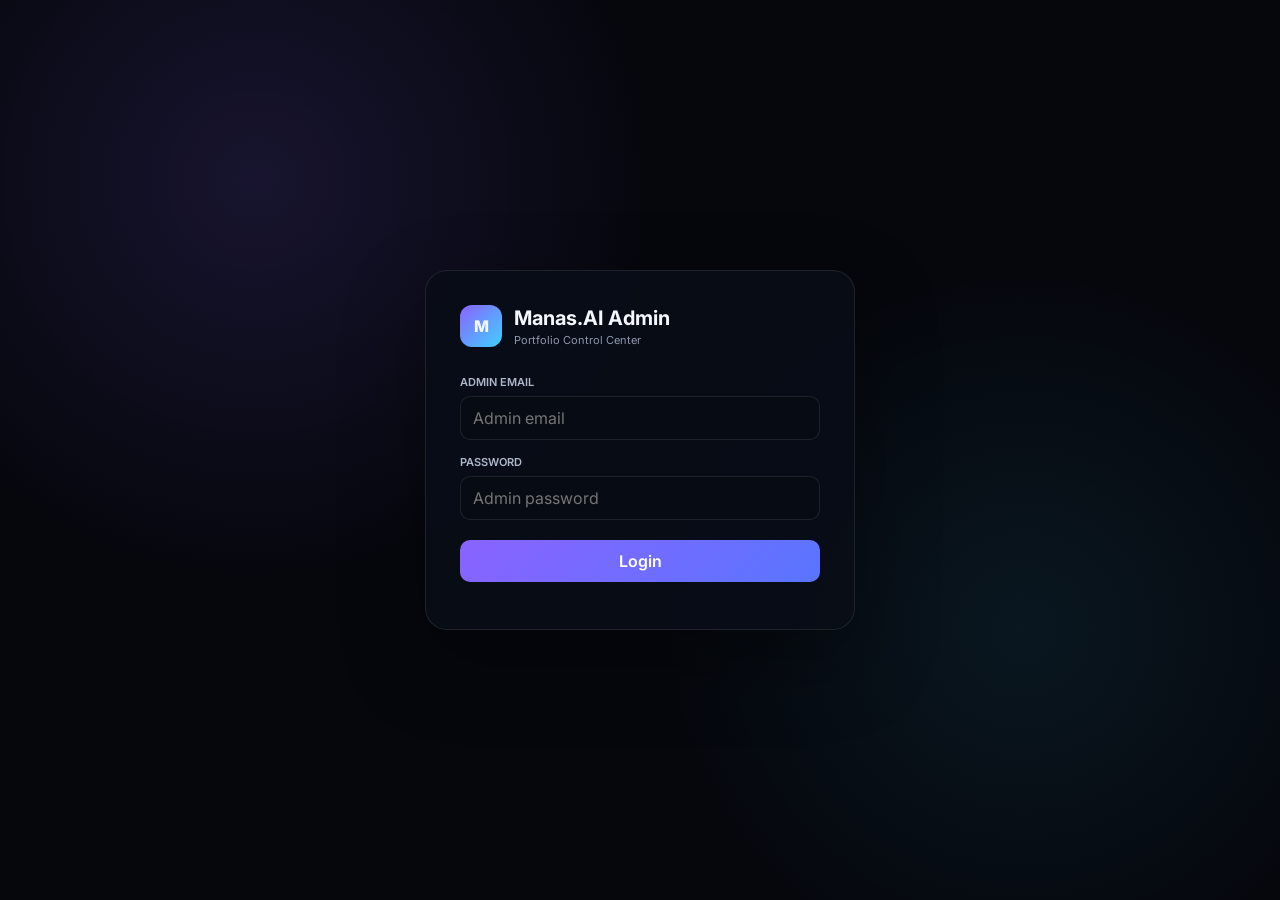
<file: frontend/admin.html>
<!DOCTYPE html>
<html lang="en">

<head>

<meta charset="UTF-8">

<meta
name="viewport"
content="width=device-width, initial-scale=1.0"
>

<title>
Manas.AI Admin
</title>

<link
href="https://fonts.googleapis.com/css2?family=Inter:wght@400;500;600;700;800&family=JetBrains+Mono:wght@400;500&display=swap"
rel="stylesheet"
>

<style>

:root{
    --bg:#05070d;
    --panel:#0b0f18;
    --panel2:#101622;
    --line:rgba(255,255,255,.09);
    --text:#f5f7ff;
    --muted:#8d98ad;
    --purple:#8a63ff;
    --blue:#3fd0ff;
    --green:#4be3a4;
    --red:#ff647c;
}

*{
    box-sizing:border-box;
    margin:0;
    padding:0;
}

body{
    font-family:Inter,sans-serif;
    background:var(--bg);
    color:var(--text);
    min-height:100vh;
}

button,
input,
textarea,
select{
    font:inherit;
}

button{
    cursor:pointer;
}

.hidden{
    display:none!important;
}

/* LOGIN */

#loginScreen{
    min-height:100vh;
    display:grid;
    place-items:center;
    padding:20px;
    background:
        radial-gradient(
            circle at 20% 20%,
            rgba(138,99,255,.14),
            transparent 32%
        ),
        radial-gradient(
            circle at 80% 70%,
            rgba(63,208,255,.08),
            transparent 30%
        ),
        var(--bg);
}

.login-card{
    width:min(430px,95vw);
    border:1px solid var(--line);
    background:rgba(9,13,23,.93);
    border-radius:22px;
    padding:34px;
    box-shadow:0 30px 80px rgba(0,0,0,.35);
}

.logo{
    display:flex;
    align-items:center;
    gap:12px;
    margin-bottom:28px;
}

.logo-mark{
    width:42px;
    height:42px;
    display:grid;
    place-items:center;
    border-radius:12px;
    background:linear-gradient(
        135deg,
        var(--purple),
        var(--blue)
    );
    font-weight:800;
}

.logo h1{
    font-size:20px;
}

.logo p{
    margin-top:3px;
    color:var(--muted);
    font-size:11px;
}

.field{
    margin-bottom:15px;
}

.field label{
    display:block;
    margin-bottom:7px;
    color:#aeb8ca;
    font-size:11px;
    font-weight:600;
}

input,
textarea,
select{
    width:100%;
    border:1px solid var(--line);
    background:#070b13;
    color:white;
    border-radius:10px;
    padding:11px 12px;
    outline:none;
}

textarea{
    min-height:110px;
    resize:vertical;
}

input:focus,
textarea:focus,
select:focus{
    border-color:rgba(63,208,255,.4);
}

.primary-btn{
    border:0;
    color:white;
    background:linear-gradient(
        135deg,
        var(--purple),
        #5975ff
    );
    padding:11px 15px;
    border-radius:10px;
    font-weight:600;
}

.secondary-btn{
    border:1px solid var(--line);
    color:white;
    background:rgba(255,255,255,.04);
    padding:10px 14px;
    border-radius:10px;
}

.danger-btn{
    border:1px solid rgba(255,100,124,.25);
    color:#ff8b9e;
    background:rgba(255,100,124,.06);
    padding:8px 11px;
    border-radius:8px;
}

.login-card .primary-btn{
    width:100%;
    margin-top:5px;
}

#errorMessage{
    color:#ff8b9e;
    font-size:11px;
    margin-top:13px;
    line-height:1.5;
}

/* APP */

#adminApp{
    display:grid;
    grid-template-columns:250px 1fr;
    min-height:100vh;
}

.sidebar{
    position:fixed;
    top:0;
    left:0;
    bottom:0;
    width:250px;
    background:#080c14;
    border-right:1px solid var(--line);
    padding:22px 15px;
    overflow-y:auto;
}

.sidebar .logo{
    padding:0 8px 20px;
    margin-bottom:10px;
    border-bottom:1px solid var(--line);
}

.nav-group{
    margin-top:18px;
}

.nav-label{
    font-family:"JetBrains Mono",monospace;
    font-size:8px;
    color:#566278;
    letter-spacing:.14em;
    padding:0 10px 8px;
}

.nav-btn{
    width:100%;
    display:flex;
    align-items:center;
    justify-content:space-between;
    border:0;
    background:transparent;
    color:#9aa5ba;
    padding:10px 11px;
    border-radius:9px;
    text-align:left;
    font-size:12px;
    margin-bottom:3px;
}

.nav-btn:hover,
.nav-btn.active{
    color:white;
    background:rgba(138,99,255,.11);
}

.main{
    margin-left:250px;
    padding:28px;
    width:calc(100vw - 250px);
}

.topbar{
    display:flex;
    justify-content:space-between;
    align-items:center;
    gap:20px;
    margin-bottom:30px;
}

.topbar h2{
    font-size:26px;
}

.topbar p{
    color:var(--muted);
    font-size:12px;
    margin-top:4px;
}

.status{
    display:flex;
    align-items:center;
    gap:7px;
    color:var(--green);
    font-size:11px;
}

.status-dot{
    width:7px;
    height:7px;
    border-radius:50%;
    background:var(--green);
    box-shadow:0 0 12px var(--green);
}

.page{
    display:none;
}

.page.active{
    display:block;
}

.stats{
    display:grid;
    grid-template-columns:repeat(4,1fr);
    gap:14px;
}

.stat-card{
    border:1px solid var(--line);
    background:var(--panel);
    border-radius:15px;
    padding:20px;
}

.stat-card span{
    color:var(--muted);
    font-size:10px;
}

.stat-card strong{
    display:block;
    margin-top:8px;
    font-size:26px;
}

.panel{
    margin-top:20px;
    border:1px solid var(--line);
    background:var(--panel);
    border-radius:16px;
    padding:21px;
}

.panel-header{
    display:flex;
    justify-content:space-between;
    align-items:center;
    gap:15px;
    margin-bottom:20px;
}

.panel-header h3{
    font-size:17px;
}

.panel-header p{
    font-size:11px;
    color:var(--muted);
    margin-top:3px;
}

.form-grid{
    display:grid;
    grid-template-columns:1fr 1fr;
    gap:14px;
}

.full{
    grid-column:1/-1;
}

.checkbox-row{
    display:flex;
    align-items:center;
    gap:8px;
    margin-top:5px;
}

.checkbox-row input{
    width:auto;
}

.actions{
    display:flex;
    gap:8px;
    flex-wrap:wrap;
    margin-top:16px;
}

.table-wrap{
    overflow:auto;
}

table{
    width:100%;
    border-collapse:collapse;
    min-width:760px;
}

th{
    text-align:left;
    padding:11px;
    color:#6f7b91;
    font-size:9px;
    letter-spacing:.08em;
    font-family:"JetBrains Mono",monospace;
    border-bottom:1px solid var(--line);
}

td{
    padding:13px 11px;
    border-bottom:1px solid rgba(255,255,255,.055);
    font-size:12px;
    color:#cbd3e1;
    vertical-align:top;
}

.small{
    font-size:10px;
    color:var(--muted);
}

.badge{
    display:inline-block;
    padding:5px 8px;
    border-radius:100px;
    border:1px solid var(--line);
    font-size:9px;
    color:#b9c3d6;
}

.green{
    color:var(--green);
}

.red{
    color:var(--red);
}

.toast{
    position:fixed;
    right:22px;
    bottom:22px;
    max-width:350px;
    padding:13px 16px;
    background:#111827;
    border:1px solid var(--line);
    border-radius:12px;
    color:white;
    font-size:12px;
    transform:translateY(100px);
    opacity:0;
    transition:.3s;
    z-index:5000;
}

.toast.show{
    transform:none;
    opacity:1;
}

@media(max-width:900px){

    #adminApp{
        grid-template-columns:1fr;
    }

    .sidebar{
        position:static;
        width:100%;
        height:auto;
    }

    .main{
        margin-left:0;
        width:100%;
    }

    .stats{
        grid-template-columns:1fr 1fr;
    }

    .form-grid{
        grid-template-columns:1fr;
    }

    .full{
        grid-column:auto;
    }
}

</style>

</head>

<body>

<!-- LOGIN -->

<section id="loginScreen">

<div class="login-card">

<div class="logo">

<div class="logo-mark">
M
</div>

<div>
<h1>Manas.AI Admin</h1>
<p>Portfolio Control Center</p>
</div>

</div>

<div class="field">

<label>
ADMIN EMAIL
</label>

<input
id="loginEmail"
type="email"
placeholder="Admin email"
>

</div>

<div class="field">

<label>
PASSWORD
</label>

<input
id="loginPassword"
type="password"
placeholder="Admin password"
>

</div>

<button
class="primary-btn"
onclick="loginAdmin()"
>
Login
</button>

<div id="errorMessage"></div>

</div>

</section>


<!-- ADMIN -->

<div
id="adminApp"
class="hidden"
>

<aside class="sidebar">

<div class="logo">

<div class="logo-mark">
M
</div>

<div>
<h1>Manas.AI</h1>
<p>Admin CMS</p>
</div>

</div>

<div class="nav-group">

<div class="nav-label">
OVERVIEW
</div>

<button
class="nav-btn active"
data-page="dashboard"
>
Dashboard
</button>

</div>

<div class="nav-group">

<div class="nav-label">
CONTENT
</div>

<button
class="nav-btn"
data-page="settings"
>
Hero & Contact
</button>

<button
class="nav-btn"
data-page="experience"
>
Experience
</button>

<button
class="nav-btn"
data-page="projects"
>
Projects
</button>

<button
class="nav-btn"
data-page="skills"
>
Skills
</button>

<button
class="nav-btn"
data-page="education"
>
Education
</button>

<button
class="nav-btn"
data-page="certifications"
>
Certifications
</button>

</div>

<div class="nav-group">

<div class="nav-label">
AI
</div>

<button
class="nav-btn"
data-page="gaps"
>
Known Gaps
</button>

<button
class="nav-btn"
onclick="rebuildAI()"
>
Rebuild AI Knowledge
</button>

</div>

<div class="nav-group">

<button
class="nav-btn"
onclick="openPortfolio()"
>
Open Portfolio ↗
</button>

<button
class="nav-btn red"
onclick="logoutAdmin()"
>
Logout
</button>

</div>

</aside>


<main class="main">

<div class="topbar">

<div>

<h2 id="pageTitle">
Dashboard
</h2>

<p>
Manage your portfolio and Manas AI knowledge.
</p>

</div>

<div class="status">

<span class="status-dot"></span>

Backend Connected

</div>

</div>


<!-- DASHBOARD -->

<section
id="page-dashboard"
class="page active"
>

<div
class="stats"
id="dashboardStats"
></div>

<div class="panel">

<div class="panel-header">

<div>
<h3>AI Knowledge</h3>
<p>
Content marked for AI is automatically indexed.
</p>
</div>

<button
class="primary-btn"
onclick="rebuildAI()"
>
Rebuild Knowledge
</button>

</div>

<p class="small">

When you add, edit or delete projects,
experience, skills, education or certifications,
the AI knowledge index is rebuilt automatically.

</p>

</div>

</section>


<!-- SETTINGS -->

<section
id="page-settings"
class="page"
>

<div class="panel">

<div class="panel-header">

<div>
<h3>Hero & Contact</h3>
<p>
Update website identity, contact information and resume.
</p>
</div>

</div>

<div class="form-grid">

<div class="field">

<label>SITE NAME</label>

<input id="settings_site_name">

</div>

<div class="field">

<label>BADGE</label>

<input id="settings_badge">

</div>

<div class="field full">

<label>HERO TITLE</label>

<input id="settings_hero_title">

</div>

<div class="field full">

<label>HERO HIGHLIGHT</label>

<input id="settings_hero_highlight">

</div>

<div class="field full">

<label>HERO DESCRIPTION</label>

<textarea id="settings_hero_description"></textarea>

</div>

<div class="field full">

<label>ABOUT</label>

<textarea id="settings_about_text"></textarea>

</div>

<div class="field">

<label>EMAIL</label>

<input
id="settings_email"
type="email"
>

</div>

<div class="field">

<label>PHONE</label>

<input
id="settings_phone"
placeholder="+919369328122"
>

</div>

<div class="field full">

<label>LINKEDIN</label>

<input id="settings_linkedin">

</div>

<div class="field">

<label>LOCATION</label>

<input id="settings_location">

</div>

<div class="field">

<label>RESUME PATH</label>

<input id="settings_resume_path">

</div>

</div>

<div class="actions">

<button
class="primary-btn"
onclick="saveSettings()"
>
Save Settings
</button>

</div>

</div>

</section>


<!-- EXPERIENCE -->

<section
id="page-experience"
class="page"
>

<div class="panel">

<div class="panel-header">

<div>
<h3>Experience</h3>
<p>
Manage professional work history.
</p>
</div>

<button
class="primary-btn"
onclick="showExperienceForm()"
>
+ Add Experience
</button>

</div>

<div
id="experienceForm"
class="hidden"
></div>

<div
class="table-wrap"
id="experienceTable"
></div>

</div>

</section>


<!-- PROJECTS -->

<section
id="page-projects"
class="page"
>

<div class="panel">

<div class="panel-header">

<div>
<h3>Projects</h3>
<p>
Manage portfolio and resume projects.
</p>
</div>

<button
class="primary-btn"
onclick="showProjectForm()"
>
+ Add Project
</button>

</div>

<div
id="projectForm"
class="hidden"
></div>

<div
class="table-wrap"
id="projectTable"
></div>

</div>

</section>


<!-- SKILLS -->

<section
id="page-skills"
class="page"
>

<div class="panel">

<div class="panel-header">

<div>
<h3>Skills</h3>
<p>
Manage technical skills and AI evidence.
</p>
</div>

<button
class="primary-btn"
onclick="showSkillForm()"
>
+ Add Skill
</button>

</div>

<div
id="skillForm"
class="hidden"
></div>

<div
class="table-wrap"
id="skillTable"
></div>

</div>

</section>


<!-- EDUCATION -->

<section
id="page-education"
class="page"
>

<div class="panel">

<div class="panel-header">

<div>
<h3>Education</h3>
<p>
Manage academic information.
</p>
</div>

<button
class="primary-btn"
onclick="showEducationForm()"
>
+ Add Education
</button>

</div>

<div
id="educationForm"
class="hidden"
></div>

<div
class="table-wrap"
id="educationTable"
></div>

</div>

</section>


<!-- CERTIFICATIONS -->

<section
id="page-certifications"
class="page"
>

<div class="panel">

<div class="panel-header">

<div>
<h3>Certifications</h3>
<p>
Manage certifications and credentials.
</p>
</div>

<button
class="primary-btn"
onclick="showCertificationForm()"
>
+ Add Certification
</button>

</div>

<div
id="certificationForm"
class="hidden"
></div>

<div
class="table-wrap"
id="certificationTable"
></div>

</div>

</section>


<!-- GAPS -->

<section
id="page-gaps"
class="page"
>

<div class="panel">

<div class="panel-header">

<div>
<h3>Known AI Gaps</h3>
<p>
Explicitly tell Manas AI what it must not claim.
</p>
</div>

<button
class="primary-btn"
onclick="showGapForm()"
>
+ Add Gap
</button>

</div>

<div
id="gapForm"
class="hidden"
></div>

<div
class="table-wrap"
id="gapTable"
></div>

</div>

</section>


</main>

</div>


<div
id="toast"
class="toast"
></div>


<script src="admin.js"></script>

</body>

</html>
</file>
